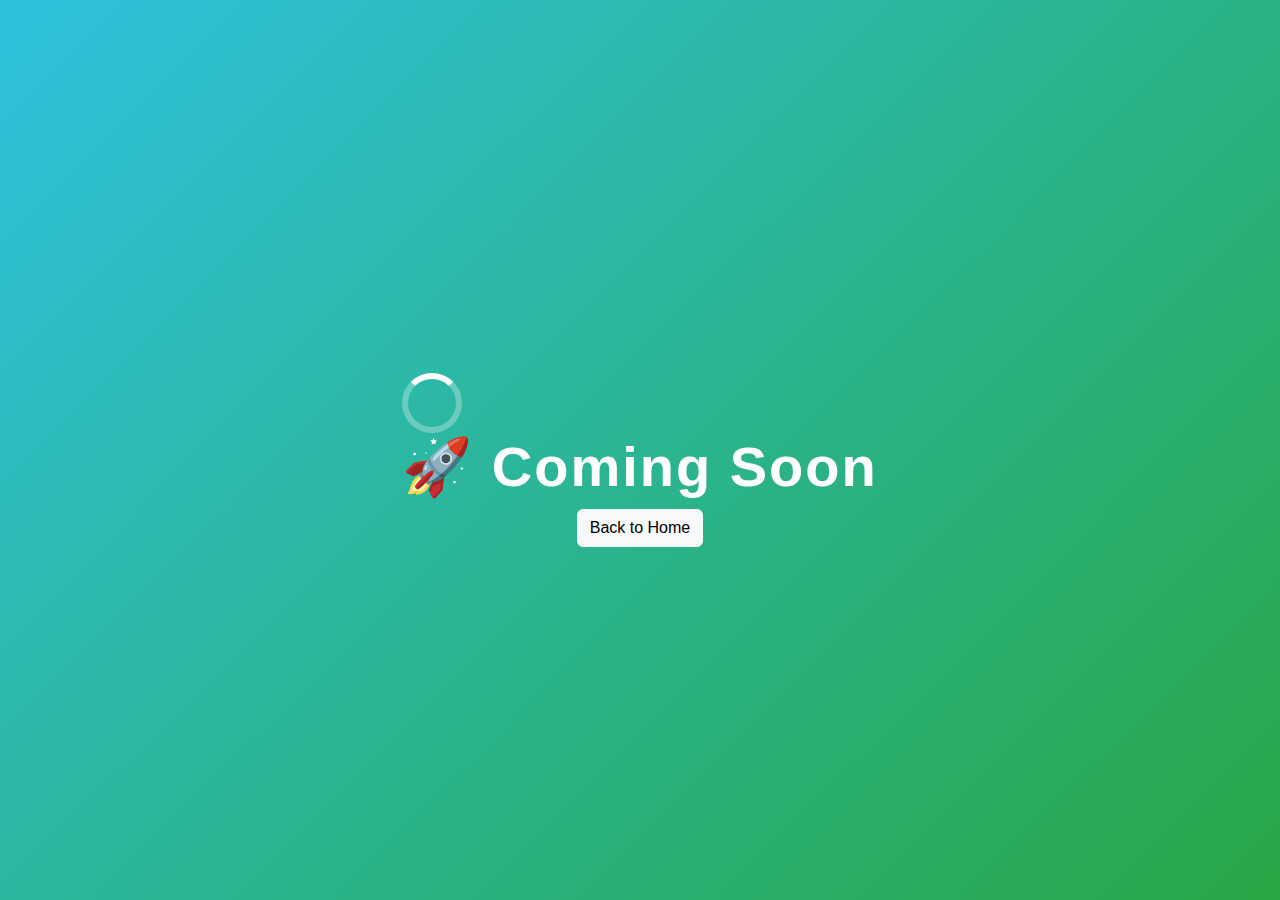
<file: COMING SOON.html>
<!DOCTYPE html>
<html lang="en">
<head>
  <meta charset="UTF-8">
  <meta name="viewport" content="width=device-width, initial-scale=1.0">
  <title>Coming Soon - NEDC</title>
  <link href="https://cdn.jsdelivr.net/npm/bootstrap@5.3.2/dist/css/bootstrap.min.css" rel="stylesheet">
  <style>
    body {
      height: 100vh;
      display: flex;
      justify-content: center;
      align-items: center;
      background: linear-gradient(135deg, #2EC2DF, #28a745);
      color: white;
      font-family: 'Poppins', sans-serif;
      overflow: hidden;
    }
    h1 {
      font-size: 3.5rem;
      font-weight: 700;
      animation: bounce 2s infinite;
      letter-spacing: 2px;
    }
    @keyframes bounce {
      0%, 100% { transform: translateY(0); }
      50% { transform: translateY(-15px); }
    }
    .loader {
      margin-top: 20px;
      width: 60px;
      height: 60px;
      border: 6px solid rgba(255,255,255,0.3);
      border-top: 6px solid white;
      border-radius: 50%;
      animation: spin 1.5s linear infinite;
    }
    @keyframes spin {
      100% { transform: rotate(360deg); }
    }
  </style>
</head>
<body>
  <div class="text-center">
   
    <div class="loader"></div> <h1>🚀 Coming Soon</h1>
       <a href="index.html" class="btn btn-light">Back to Home</a>
  </div>
</body>
</html>
</file>
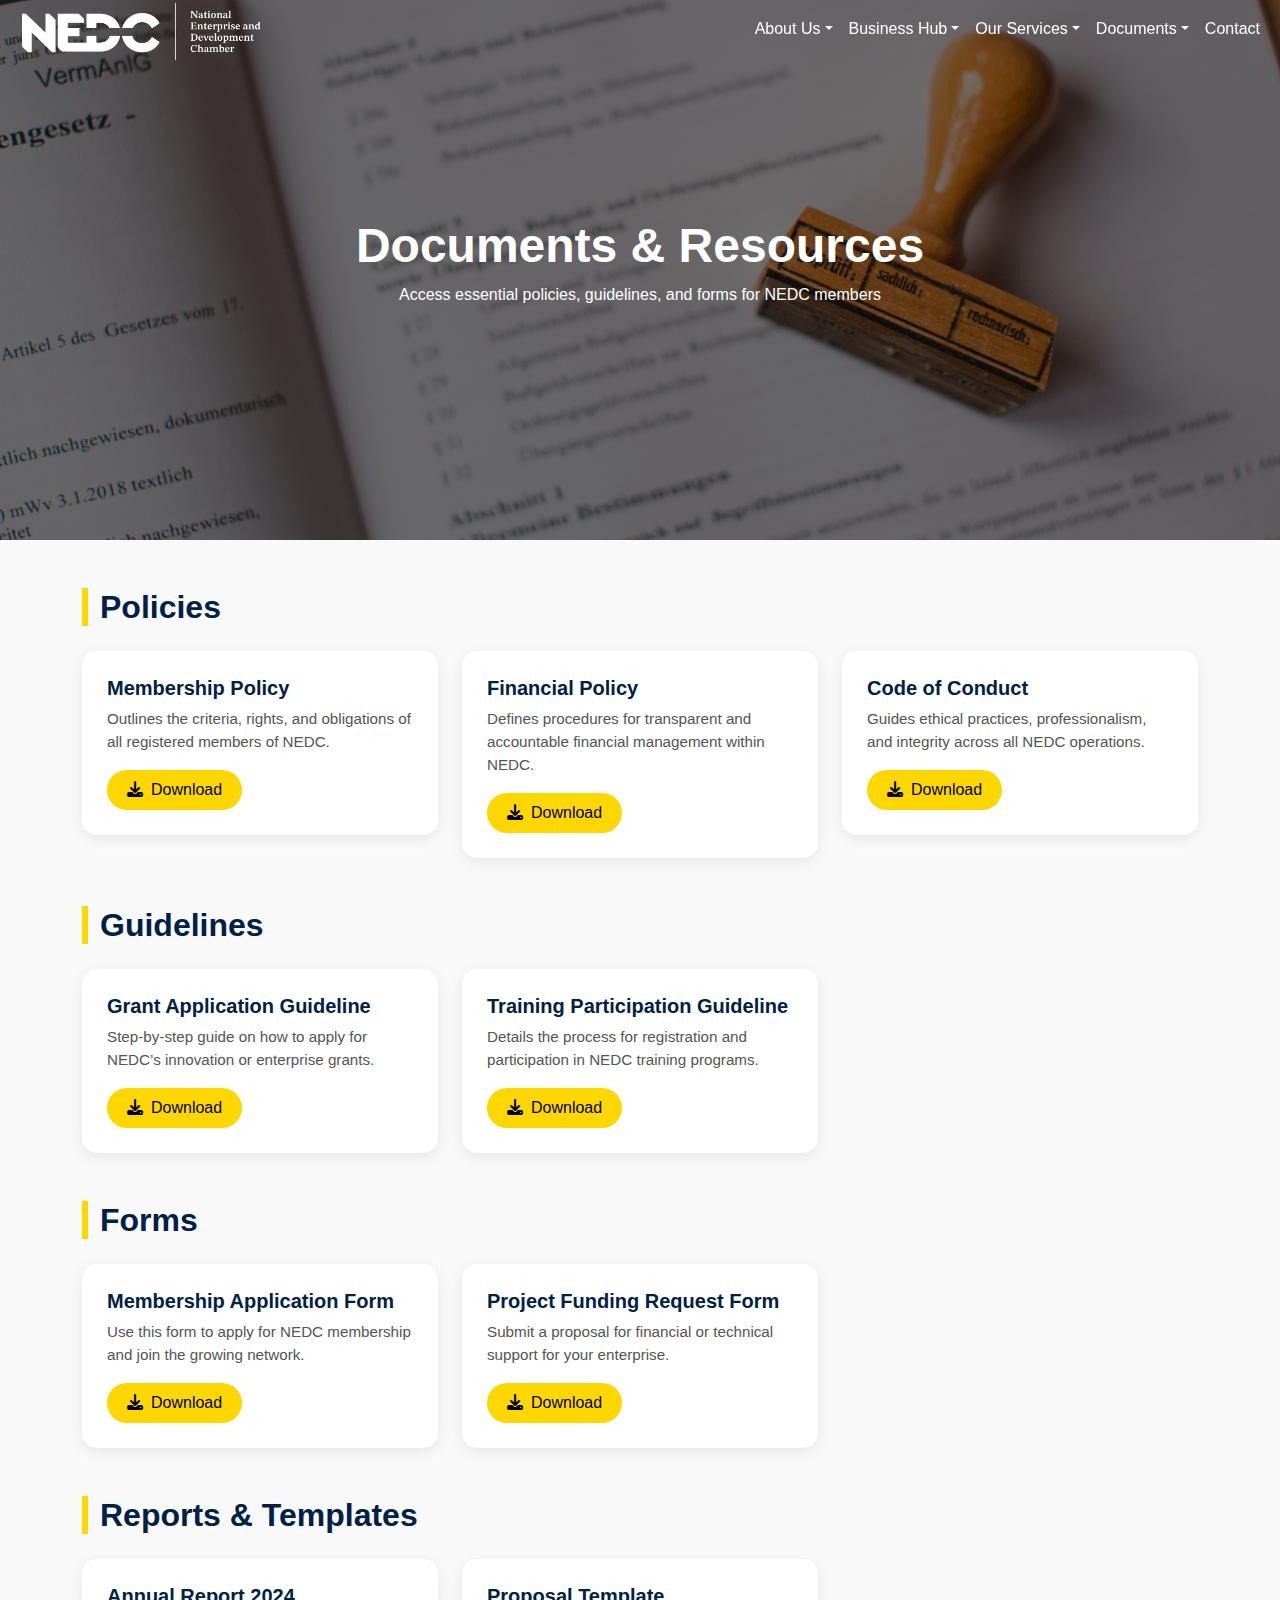
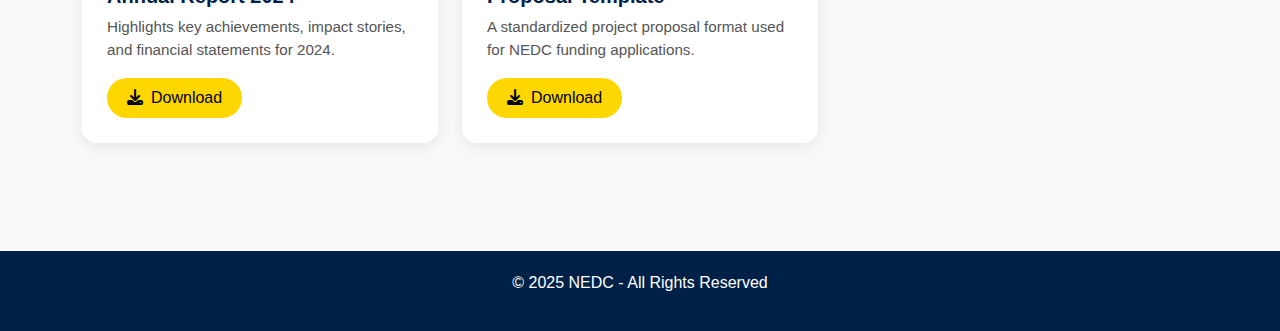
<file: documents.html>
<!DOCTYPE html>
<html lang="en">
<head>
  <meta charset="UTF-8">
  <meta name="viewport" content="width=device-width, initial-scale=1.0">
  <title>Documents & Resources | NEDC</title>
  <link href="https://cdn.jsdelivr.net/npm/bootstrap@5.3.2/dist/css/bootstrap.min.css" rel="stylesheet">
  <link href="https://cdnjs.cloudflare.com/ajax/libs/font-awesome/6.4.0/css/all.min.css" rel="stylesheet">

  <style>
    body {
      font-family: 'Poppins', sans-serif;
      background-color: #f9f9f9;
      color: #333;
    }
    /* Navbar */
    .navbar {
      transition: background-color 0.4s ease, color 0.4s ease, box-shadow 0.4s ease;
      background: transparent !important;
      position: absolute;
      width: 100%;
      z-index: 10;
   margin-top: 0.8px;

    }
    .navbar-brand {
  position: relative;
}

.logo {
  position: absolute;
  top: 50%;
  left: 0;
  transform: translateY(-50%);
  transition: opacity 0.3s ease;
 padding-top: 10px;
}

.logo-top {
  opacity: 1;
}

.logo-scroll {
  opacity: 0;
}

.navbar.scrolled .logo-top {
  opacity: 0;
}

.navbar.scrolled .logo-scroll {
  opacity: 1;
}
/* Navbar */
.navbar {
  position: fixed;
  width: 100%;
  z-index: 1000; /* High z-index so toggler is clickable */
  transition: background-color 0.4s ease, box-shadow 0.4s ease;
  background: transparent;
   
}

/* Logo container */
.navbar-brand {
  position: relative;
  display: flex;
  align-items: center;
  z-index: 10; /* Make sure logos are above navbar background but below toggler */
}

/* Logos stacked */
.logo {
  max-height: 80px;
  width: auto;
  transition: opacity 0.4s ease;
  pointer-events: none; /* Allow clicks to pass through */
 
}

/* Opacity swap on scroll */
.logo-top { opacity: 1; }
.logo-scroll { opacity: 0; }

.navbar.scrolled .logo-top { opacity: 0; }
.navbar.scrolled .logo-scroll { opacity: 1; }

/* Responsive adjustments */
@media (max-width: 768px) {
  .logo { max-height: 50px; }
}

    .navbar.scrolled {
      position: fixed;
      background: #fff !important;
      box-shadow: 0 2px 6px rgba(0,0,0,0.1);
    }
    .navbar .nav-link { color: white; transition: color 0.3s; }
    .navbar.scrolled .nav-link { color: black !important; }
    .navbar-brand img { height: 80px; }
    .navbar-toggler-icon { filter: invert(1); }
    .navbar.scrolled .navbar-toggler-icon { filter: invert(0); }
    /* Hero */
    .hero {
      position: relative;
      height: 60vh;
      background: url(documents.jpg) center/cover no-repeat;
      display: flex;
      align-items: center;
      justify-content: center;
      color: white;
      text-align: center;
    }
    .hero::after {
      content: "";
      position: absolute;
      top: 0; left: 0;
      width: 100%; height: 100%;
      background: rgba(0, 0, 0, 0.55);
      z-index: 1;
    }
    .hero-content {
      position: relative;
      z-index: 2;
    }
    .hero h1 {
      font-size: 3rem;
      font-weight: 700;
    }

    /* Section Titles */
    .section-title {
      font-weight: 700;
      color: #002147;
      border-left: 6px solid #FFD700;
      padding-left: 12px;
      margin-bottom: 25px;
    }

    /* Document Cards */
    .doc-card {
      background: #fff;
      border-radius: 15px;
      padding: 25px;
      box-shadow: 0 4px 15px rgba(0,0,0,0.08);
      transition: transform 0.3s ease, box-shadow 0.3s ease;
    }
    .doc-card:hover {
      transform: translateY(-5px);
      box-shadow: 0 8px 20px rgba(0,0,0,0.1);
    }
    .doc-card h5 {
      font-weight: 600;
      color: #002147;
    }
    .doc-card p {
      font-size: 0.95rem;
      color: #555;
    }
    .download-btn {
      background-color: #FFD700;
      color: #000;
      border: none;
      border-radius: 30px;
      padding: 8px 20px;
      transition: 0.3s;
    }
    .download-btn:hover {
      background-color: #e6c200;
    }

    /* Footer */
    footer {
      background: #002147;
      color: white;
      text-align: center;
      padding: 20px;
      margin-top: 60px;
    }
  </style>
</head>
<body>
<!-- Navbar -->
  <nav class="navbar navbar-expand-lg">
    <div class="container-fluid">
        <a class="navbar-brand navbar-dark fixed-top" href="#">
      <img src="nedc2-removebg-preview.png" alt="Logo Top" class="logo logo-top">
      <img src="nedc_lg-removebg-preview.png" alt="Logo Scroll" class="logo logo-scroll d-none">
    </a>
      
      <button class="navbar-toggler" type="button" data-bs-toggle="collapse" data-bs-target="#navmenu" aria-label="Toggle navigation">
        <span class="navbar-toggler-icon"></span>
      </button>

     
      <div class="collapse navbar-collapse" id="navmenu">
        <ul class="navbar-nav ms-auto">
          <li class="nav-item dropdown">
            <a class="nav-link dropdown-toggle" href="#" id="aboutDropdown" role="button" data-bs-toggle="dropdown" aria-expanded="false">  About Us</a>
            <ul class="dropdown-menu" aria-labelledby="aboutDropdown">
              <li><a class="dropdown-item" href="new about.html">Who We Are</a></li>
              <li><a class="dropdown-item" href="new board.html">Our Leadership</a></li>
              <li><a class="dropdown-item" href="Message.html">From Our Leaders</a></li>
              <!-- <li><a class="dropdown-item" href="#">Board Members</a></li>
              <li><a class="dropdown-item" href="#">Our Partners</a></li> -->
            </ul>
          </li>
          <li class="nav-item dropdown">
            <a class="nav-link dropdown-toggle" href="#" id="programsDropdown" role="button" data-bs-toggle="dropdown" aria-expanded="false">Business Hub</a>
            <ul class="dropdown-menu" aria-labelledby="programsDropdown">
            <li><a class="dropdown-item" href="membership.html">Become A Member</a></li>
              <li><a class="dropdown-item" href="COMING SOON.html">Membership Categories and Chairman</a></li>
            <li><a class="dropdown-item" href="new programs.html">Programs and Initiatives</a></li>
              <li><a class="dropdown-item" href="new programs.html">Innovation Labs</a></li>
              <li><a class="dropdown-item" href="new programs.html">Capacity Building</a></li>
            </ul>
          </li>
          <li class="nav-item dropdown">
            <a class="nav-link dropdown-toggle" href="#" id="membershipDropdown" role="button" data-bs-toggle="dropdown" aria-expanded="false">Our Services</a>
            <ul class="dropdown-menu" aria-labelledby="membershipDropdown">
              <li><a class="dropdown-item" href="COMING SOON.html">Services and Training</a></li>
              <li><a class="dropdown-item" href="COMING SOON.html">Member Benefits</a></li>
              <li><a class="dropdown-item" href="COMING SOON.html">Member Directory</a></li>
              <li><a class="dropdown-item" href="COMING SOON.html"></a></li>
              <li><a class="dropdown-item" href="COMING SOON.html">FAQs</a></li>
            </ul>
          </li>
          <li class="nav-item dropdown">
            <a class="nav-link dropdown-toggle" href="#" id="documentsDropdown" role="button" data-bs-toggle="dropdown" aria-expanded="false">Documents</a>
            <ul class="dropdown-menu" aria-labelledby="documentsDropdown">
              <li><a class="dropdown-item" href="documents.html">Reports</a></li>
              <li><a class="dropdown-item" href="documents.html">Policies</a></li>
              <li><a class="dropdown-item" href="documents.html">Guidelines</a></li>
              <li><a class="dropdown-item" href="documents.html">Templates</a></li>
              <li><a class="dropdown-item" href="documents.html">Forms</a></li>
            </ul>
          </li>
          <li class="nav-item"><a class="nav-link" href="#footer">Contact</a></li>
        </ul>
      </div>
    </div>
  </nav>
  <!-- Hero -->
  <section class="hero">
    <div class="hero-content">
      <h1>Documents & Resources</h1>
      <p>Access essential policies, guidelines, and forms for NEDC members</p>
    </div>
  </section>

  <!-- Documents Section -->
  <section class="container py-5">

    <!-- Policies -->
    <h2 class="section-title">Policies</h2>
    <div class="row g-4">
      <div class="col-md-4">
        <div class="doc-card">
          <h5>Membership Policy</h5>
          <p>Outlines the criteria, rights, and obligations of all registered members of NEDC.</p>
          <a href="files/MembershipPolicy.pdf" class="btn download-btn" download><i class="fa fa-download me-2"></i>Download</a>
        </div>
      </div>
      <div class="col-md-4">
        <div class="doc-card">
          <h5>Financial Policy</h5>
          <p>Defines procedures for transparent and accountable financial management within NEDC.</p>
          <a href="files/FinancialPolicy.pdf" class="btn download-btn" download><i class="fa fa-download me-2"></i>Download</a>
        </div>
      </div>
      <div class="col-md-4">
        <div class="doc-card">
          <h5>Code of Conduct</h5>
          <p>Guides ethical practices, professionalism, and integrity across all NEDC operations.</p>
          <a href="files/CodeOfConduct.pdf" class="btn download-btn" download><i class="fa fa-download me-2"></i>Download</a>
        </div>
      </div>
    </div>

    <!-- Guidelines -->
    <h2 class="section-title mt-5">Guidelines</h2>
    <div class="row g-4">
      <div class="col-md-4">
        <div class="doc-card">
          <h5>Grant Application Guideline</h5>
          <p>Step-by-step guide on how to apply for NEDC’s innovation or enterprise grants.</p>
          <a href="files/GrantGuideline.pdf" class="btn download-btn" download><i class="fa fa-download me-2"></i>Download</a>
        </div>
      </div>
      <div class="col-md-4">
        <div class="doc-card">
          <h5>Training Participation Guideline</h5>
          <p>Details the process for registration and participation in NEDC training programs.</p>
          <a href="files/TrainingGuideline.pdf" class="btn download-btn" download><i class="fa fa-download me-2"></i>Download</a>
        </div>
      </div>
    </div>

    <!-- Forms -->
    <h2 class="section-title mt-5">Forms</h2>
    <div class="row g-4">
      <div class="col-md-4">
        <div class="doc-card">
          <h5>Membership Application Form</h5>
          <p>Use this form to apply for NEDC membership and join the growing network.</p>
          <a href="files/MembershipForm.pdf" class="btn download-btn" download><i class="fa fa-download me-2"></i>Download</a>
        </div>
      </div>
      <div class="col-md-4">
        <div class="doc-card">
          <h5>Project Funding Request Form</h5>
          <p>Submit a proposal for financial or technical support for your enterprise.</p>
          <a href="files/FundingForm.pdf" class="btn download-btn" download><i class="fa fa-download me-2"></i>Download</a>
        </div>
      </div>
    </div>

    <!-- Templates / Reports -->
    <h2 class="section-title mt-5">Reports & Templates</h2>
    <div class="row g-4">
      <div class="col-md-4">
        <div class="doc-card">
          <h5>Annual Report 2024</h5>
          <p>Highlights key achievements, impact stories, and financial statements for 2024.</p>
          <a href="files/AnnualReport2024.pdf" class="btn download-btn" download><i class="fa fa-download me-2"></i>Download</a>
        </div>
      </div>
      <div class="col-md-4">
        <div class="doc-card">
          <h5>Proposal Template</h5>
          <p>A standardized project proposal format used for NEDC funding applications.</p>
          <a href="files/ProposalTemplate.docx" class="btn download-btn" download><i class="fa fa-download me-2"></i>Download</a>
        </div>
      </div>
    </div>
  </section>

  <!-- Footer -->
  <footer>
    <p>© 2025 NEDC - All Rights Reserved</p>
  </footer>

  <script src="https://cdn.jsdelivr.net/npm/bootstrap@5.3.2/dist/js/bootstrap.bundle.min.js"></script>
<script>
  // Navbar color change on scroll
  window.addEventListener("scroll", function() {
    const navbar = document.querySelector(".navbar");
    navbar.classList.toggle("scrolled", window.scrollY > 50);
  });
document.querySelectorAll('.color-hover').forEach(el => {
  el.addEventListener('mousemove', e => {
    let rect = el.getBoundingClientRect();
    el.style.setProperty('--x', `${e.clientX - rect.left}px`);
    el.style.setProperty('--y', `${e.clientY - rect.top}px`);
  });
});

    // Navbar scroll effect
   /* window.addEventListener("scroll", function() {
      const navbar = document.querySelector(".navbar");
      if (window.scrollY > 50) {
        navbar.classList.add("scrolled");
      } else {
        navbar.classList.remove("scrolled");
      }
    });*/

document.addEventListener("scroll", function () {
  const scrollPos = window.scrollY;
  const logoTop = document.querySelector(".logo-top");
  const logoScroll = document.querySelector(".logo-scroll");

  if (scrollPos > 50) { // after scrolling
    logoTop.classList.add("d-none");
    logoScroll.classList.remove("d-none");
  } else { // at top
    logoTop.classList.remove("d-none");
    logoScroll.classList.add("d-none");
  }
});


document.querySelectorAll('.color-hover').forEach(el => {
  el.addEventListener('mousemove', e => {
    let rect = el.getBoundingClientRect();
    el.style.setProperty('--x', `${e.clientX - rect.left}px`);
    el.style.setProperty('--y', `${e.clientY - rect.top}px`);
  });
});

    // Intersection Observer for fade-in animations
    const observer = new IntersectionObserver(entries => {
      entries.forEach(entry => {
        if(entry.isIntersecting){
          entry.target.classList.add('show');
        }
      });
    }, { threshold: 0.2 });

    document.querySelectorAll('.fade-section, .stat-card').forEach(el => observer.observe(el));

    // Animated counters
    const counters = document.querySelectorAll('.counter');
    const speed = 200; // smaller = faster

    const counterObserver = new IntersectionObserver(entries => {
      entries.forEach(entry => {
        if(entry.isIntersecting){
          const updateCount = (counter) => {
            const target = +counter.getAttribute('data-target');
            const count = +counter.innerText;
            const increment = Math.ceil(target / speed);

            if(count < target){
              counter.innerText = count + increment;
              setTimeout(() => updateCount(counter), 20);
            } else {
              counter.innerText = target.toLocaleString();
            }
          };
          updateCount(entry.target);
          counterObserver.unobserve(entry.target);
        }
      });
    }, { threshold: 0.6 });

    counters.forEach(c => counterObserver.observe(c));

  </script>
  
<script>
document.addEventListener("DOMContentLoaded", function () {
  const navbarCollapse = document.getElementById("navmenu");
  const bsCollapse = new bootstrap.Collapse(navbarCollapse, { toggle: false });

  // Close menu on nav-link click
  document.querySelectorAll('.navbar-nav .nav-link').forEach(link => {
    link.addEventListener("click", () => {
      if (navbarCollapse.classList.contains("show")) {
        bsCollapse.hide();
      }
    });
  });

  // Close menu on scroll
  window.addEventListener("scroll", () => {
    if (navbarCollapse.classList.contains("show")) {
      bsCollapse.hide();
    }
  });
});
</script>


  <script>
    window.addEventListener("scroll", function() {
      let nav = document.querySelector(".navbar");
      if (window.scrollY > 50) nav.classList.add("scrolled");
      else nav.classList.remove("scrolled");
    });
  </script>
</body>

</html>
</file>
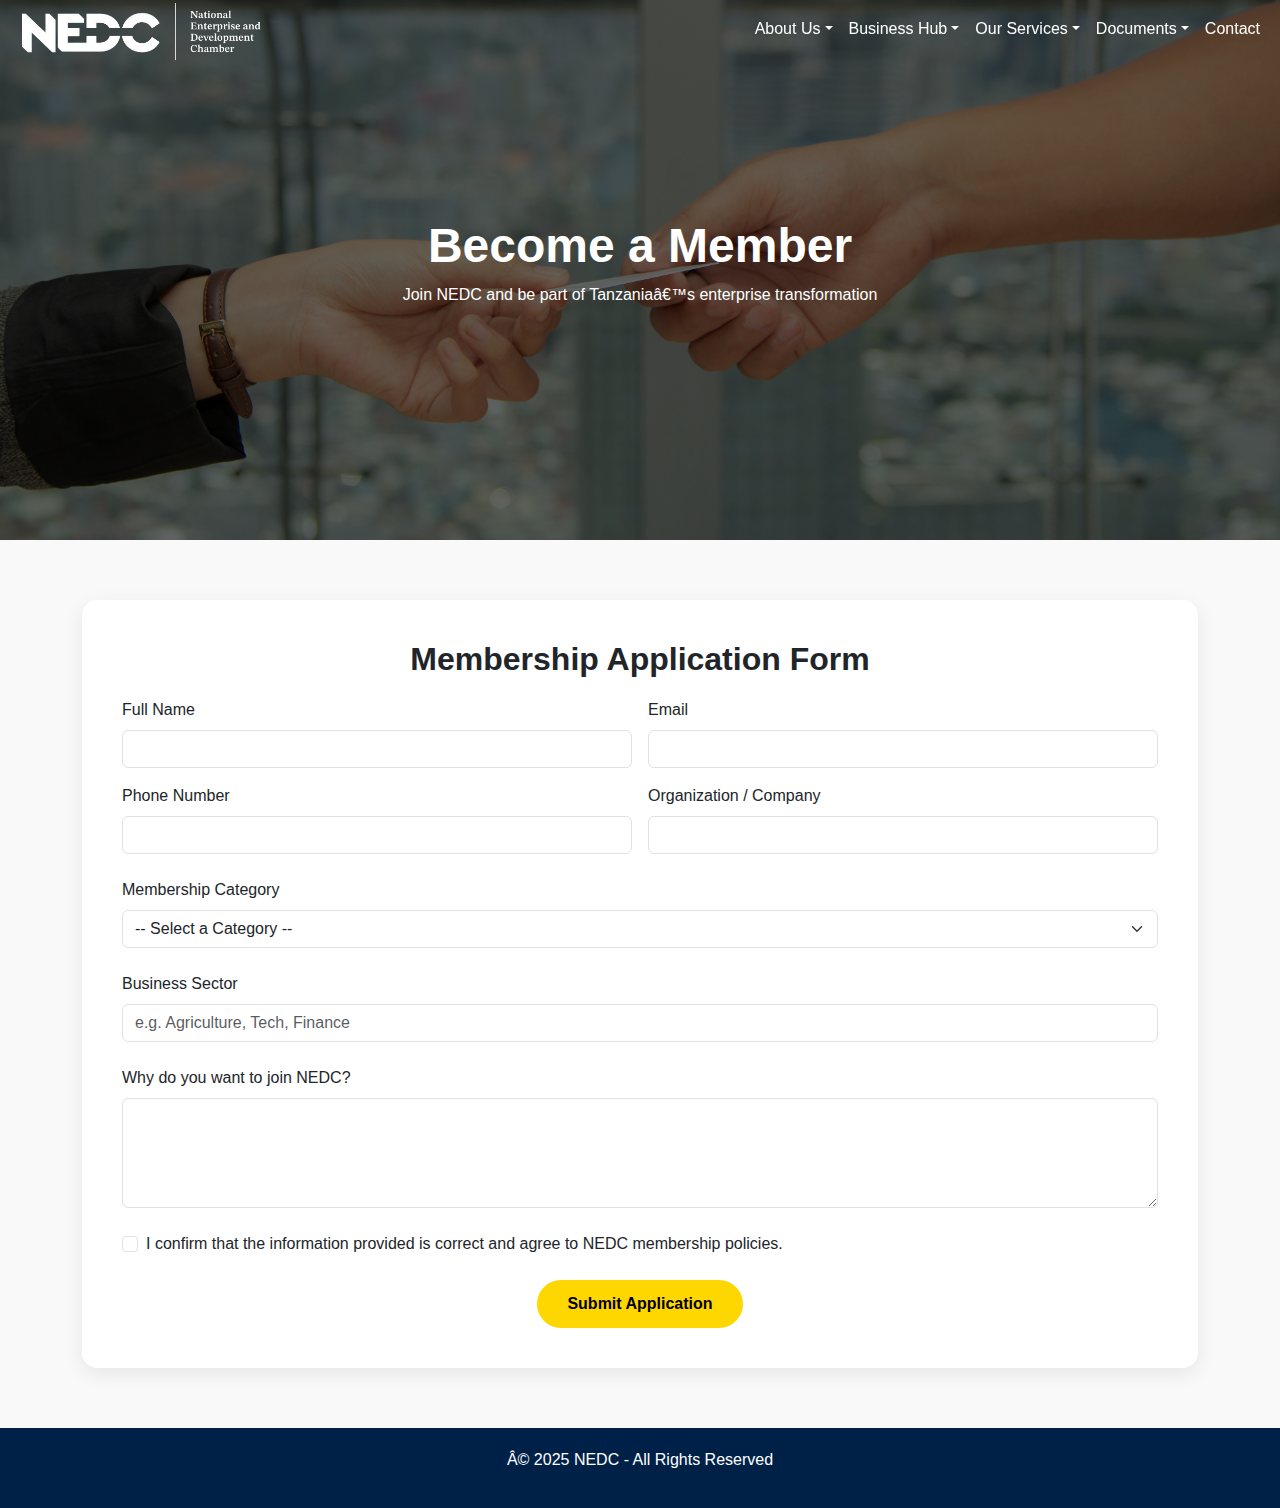
<file: membership.html>
<!DOCTYPE html>
<html lang="en">
<head>
  <meta charset="="UTF-8">
  <meta name="viewport" content="width=device-width, initial-scale=1.0">
  <title>Become a Member | NEDC</title>
  <link href="https://cdn.jsdelivr.net/npm/bootstrap@5.3.2/dist/css/bootstrap.min.css" rel="stylesheet">
  <link href="https://cdnjs.cloudflare.com/ajax/libs/font-awesome/6.4.0/css/all.min.css" rel="stylesheet">

  <style>
    body {
      font-family: 'Poppins', sans-serif;
      background: #f9f9f9;
    }
        /* Navbar */
    .navbar {
      transition: background-color 0.4s ease, color 0.4s ease, box-shadow 0.4s ease;
      background: transparent !important;
      position: absolute;
      width: 100%;
      z-index: 10;
   margin-top: 0.8px;

    }
    .navbar-brand {
  position: relative;
}

.logo {
  position: absolute;
  top: 50%;
  left: 0;
  transform: translateY(-50%);
  transition: opacity 0.3s ease;
 padding-top: 10px;
}

.logo-top {
  opacity: 1;
}

.logo-scroll {
  opacity: 0;
}

.navbar.scrolled .logo-top {
  opacity: 0;
}

.navbar.scrolled .logo-scroll {
  opacity: 1;
}
/* Navbar */
.navbar {
  position: fixed;
  width: 100%;
  z-index: 1000; /* High z-index so toggler is clickable */
  transition: background-color 0.4s ease, box-shadow 0.4s ease;
  background: transparent;
   
}

/* Logo container */
.navbar-brand {
  position: relative;
  display: flex;
  align-items: center;
  z-index: 10; /* Make sure logos are above navbar background but below toggler */
}

/* Logos stacked */
.logo {
  max-height: 80px;
  width: auto;
  transition: opacity 0.4s ease;
  pointer-events: none; /* Allow clicks to pass through */
 
}

/* Opacity swap on scroll */
.logo-top { opacity: 1; }
.logo-scroll { opacity: 0; }

.navbar.scrolled .logo-top { opacity: 0; }
.navbar.scrolled .logo-scroll { opacity: 1; }

/* Responsive adjustments */
@media (max-width: 768px) {
  .logo { max-height: 50px; }
}

    .navbar.scrolled {
      position: fixed;
      background: #fff !important;
      box-shadow: 0 2px 6px rgba(0,0,0,0.1);
    }
    .navbar .nav-link { color: white; transition: color 0.3s; }
    .navbar.scrolled .nav-link { color: black !important; }
    .navbar-brand img { height: 80px; }
    .navbar-toggler-icon { filter: invert(1); }
    .navbar.scrolled .navbar-toggler-icon { filter: invert(0); }

    /* Hero Section */
    .hero {
      position: relative;
      height: 60vh;
      background: url(membership\ -\ Copy.jpg) center/cover no-repeat;
      display: flex;
      align-items: center;
      justify-content: center;
      text-align: center;
      color: white;
    }
    .hero::after {
      content: "";
      position: absolute;
      top: 0; left: 0;
      width: 100%; height: 100%;
      background: rgba(0,0,0,0.6);
    }
    .hero-content {
      position: relative;
      z-index: 2;
    }
    .hero h1 {
      font-size: 3rem;
      font-weight: 700;
    }

    /* Form Section */
    .form-section {
      padding: 60px 20px;
    }
    .form-card {
      background: #fff;
      border-radius: 15px;
      padding: 40px;
      box-shadow: 0 6px 20px rgba(0,0,0,0.08);
    }
    .form-card h2 {
      margin-bottom: 20px;
      font-weight: bold;
      text-align: center;
    }
    .form-label {
      font-weight: 500;
    }
    .btn-submit {
      background: #FFD700;
      border: none;
      padding: 12px 30px;
      font-weight: 600;
      border-radius: 30px;
      color: #000;
      transition: 0.3s;
    }
    .btn-submit:hover {
      background: #e6c200;
    }

    /* Footer */
    footer {
      background: #002147;
      color: white;
      text-align: center;
      padding: 20px;
    }
  </style>
</head>
<body>
<!-- Navbar -->
  <nav class="navbar navbar-expand-lg">
    <div class="container-fluid">
        <a class="navbar-brand navbar-dark fixed-top" href="#">
      <img src="nedc2-removebg-preview.png" alt="Logo Top" class="logo logo-top">
      <img src="nedc_lg-removebg-preview.png" alt="Logo Scroll" class="logo logo-scroll d-none">
    </a>
      
      <button class="navbar-toggler" type="button" data-bs-toggle="collapse" data-bs-target="#navmenu" aria-label="Toggle navigation">
        <span class="navbar-toggler-icon"></span>
      </button>

      
      <div class="collapse navbar-collapse" id="navmenu">
        <ul class="navbar-nav ms-auto">
          <li class="nav-item dropdown">
            <a class="nav-link dropdown-toggle" href="#" id="aboutDropdown" role="button" data-bs-toggle="dropdown" aria-expanded="false">  About Us</a>
            <ul class="dropdown-menu" aria-labelledby="aboutDropdown">
              <li><a class="dropdown-item" href="new about.html">Who We Are</a></li>
              <li><a class="dropdown-item" href="new board.html">Our Leadership</a></li>
              <li><a class="dropdown-item" href="Message.html">From Our Leaders</a></li>
              <!-- <li><a class="dropdown-item" href="#">Board Members</a></li>
              <li><a class="dropdown-item" href="#">Our Partners</a></li> -->
            </ul>
          </li>
          <li class="nav-item dropdown">
            <a class="nav-link dropdown-toggle" href="#" id="programsDropdown" role="button" data-bs-toggle="dropdown" aria-expanded="false">Business Hub</a>
            <ul class="dropdown-menu" aria-labelledby="programsDropdown">
            <li><a class="dropdown-item" href="membership.html">Become A Member</a></li>
              <li><a class="dropdown-item" href="COMING SOON.html">Membership Categories and Chairman</a></li>
            <li><a class="dropdown-item" href="new programs.html">Programs and Initiatives</a></li>
              <li><a class="dropdown-item" href="new programs.html">Innovation Labs</a></li>
              <li><a class="dropdown-item" href="new programs.html">Capacity Building</a></li>
            </ul>
          </li>
          <li class="nav-item dropdown">
            <a class="nav-link dropdown-toggle" href="#" id="membershipDropdown" role="button" data-bs-toggle="dropdown" aria-expanded="false">Our Services</a>
            <ul class="dropdown-menu" aria-labelledby="membershipDropdown">
              <li><a class="dropdown-item" href="COMING SOON.html">Services and Training</a></li>
              <li><a class="dropdown-item" href="COMING SOON.html">Member Benefits</a></li>
              <li><a class="dropdown-item" href="COMING SOON.html">Member Directory</a></li>
              <li><a class="dropdown-item" href="COMING SOON.html"></a></li>
              <li><a class="dropdown-item" href="COMING SOON.html">FAQs</a></li>
            </ul>
          </li>
          <li class="nav-item dropdown">
            <a class="nav-link dropdown-toggle" href="#" id="documentsDropdown" role="button" data-bs-toggle="dropdown" aria-expanded="false">Documents</a>
            <ul class="dropdown-menu" aria-labelledby="documentsDropdown">
              <li><a class="dropdown-item" href="documents.html">Reports</a></li>
              <li><a class="dropdown-item" href="documents.html">Policies</a></li>
              <li><a class="dropdown-item" href="documents.html">Guidelines</a></li>
              <li><a class="dropdown-item" href="documents.html">Templates</a></li>
              <li><a class="dropdown-item" href="documents.html">Forms</a></li>
            </ul>
          </li>
          <li class="nav-item"><a class="nav-link" href="#footer">Contact</a></li>
        </ul>
      </div>
    </div>
  </nav>
  <!-- Hero -->
  <section class="hero">
    <div class="hero-content">
      <h1>Become a Member</h1>
      <p>Join NEDC and be part of Tanzania’s enterprise transformation</p>
    </div>
  </section>

  <!-- Form Section -->
  <section class="form-section">
    <div class="container">
      <div class="form-card">
        <h2>Membership Application Form</h2>
        <form action="https://formsubmit.co/info@nedc.co.tz" method="POST">
          
          <!-- Personal Info -->
          <div class="row g-3">
            <div class="col-md-6">
              <label class="form-label">Full Name</label>
              <input type="text" class="form-control" name="Full Name" required>
            </div>
            <div class="col-md-6">
              <label class="form-label">Email</label>
              <input type="email" class="form-control" name="Email" required>
            </div>
            <div class="col-md-6">
              <label class="form-label">Phone Number</label>
              <input type="tel" class="form-control" name="Phone" required>
            </div>
            <div class="col-md-6">
              <label class="form-label">Organization / Company</label>
              <input type="text" class="form-control" name="Organization">
            </div>
          </div>

          <!-- Membership Category -->
          <div class="mt-4">
            <label class="form-label">Membership Category</label>
            <select class="form-select" name="Category" required>
              <option value="">-- Select a Category --</option>
              <option value="Individual">Individual Member</option>
              <option value="SME">SME / Startup</option>
              <option value="Corporate">Corporate</option>
              <option value="Partner">Partner / Donor</option>
            </select>
          </div>

          <!-- Business Details -->
          <div class="mt-4">
            <label class="form-label">Business Sector</label>
            <input type="text" class="form-control" name="Sector" placeholder="e.g. Agriculture, Tech, Finance">
          </div>
          <div class="mt-4">
            <label class="form-label">Why do you want to join NEDC?</label>
            <textarea class="form-control" name="Motivation" rows="4" required></textarea>
          </div>

          <!-- Agreement -->
          <div class="form-check mt-4">
            <input class="form-check-input" type="checkbox" id="agree" required>
            <label class="form-check-label" for="agree">
              I confirm that the information provided is correct and agree to NEDC membership policies.
            </label>
          </div>

          <!-- Submit -->
          <div class="text-center mt-4">
            <button type="submit" class="btn-submit">Submit Application</button>
          </div>

        </form>
      </div>
    </div>
  </section>

  <!-- Footer -->
  <footer>
    <p>© 2025 NEDC - All Rights Reserved</p>
  </footer>

  <script src="https://cdn.jsdelivr.net/npm/bootstrap@5.3.2/dist/js/bootstrap.bundle.min.js"></script>

  <script>

  // Navbar color change on scroll
  window.addEventListener("scroll", function() {
    const navbar = document.querySelector(".navbar");
    navbar.classList.toggle("scrolled", window.scrollY > 50);
  });
document.querySelectorAll('.color-hover').forEach(el => {
  el.addEventListener('mousemove', e => {
    let rect = el.getBoundingClientRect();
    el.style.setProperty('--x', `${e.clientX - rect.left}px`);
    el.style.setProperty('--y', `${e.clientY - rect.top}px`);
  });
});

    // Navbar scroll effect
   /* window.addEventListener("scroll", function() {
      const navbar = document.querySelector(".navbar");
      if (window.scrollY > 50) {
        navbar.classList.add("scrolled");
      } else {
        navbar.classList.remove("scrolled");
      }
    });*/

document.addEventListener("scroll", function () {
  const scrollPos = window.scrollY;
  const logoTop = document.querySelector(".logo-top");
  const logoScroll = document.querySelector(".logo-scroll");

  if (scrollPos > 50) { // after scrolling
    logoTop.classList.add("d-none");
    logoScroll.classList.remove("d-none");
  } else { // at top
    logoTop.classList.remove("d-none");
    logoScroll.classList.add("d-none");
  }
});


document.querySelectorAll('.color-hover').forEach(el => {
  el.addEventListener('mousemove', e => {
    let rect = el.getBoundingClientRect();
    el.style.setProperty('--x', `${e.clientX - rect.left}px`);
    el.style.setProperty('--y', `${e.clientY - rect.top}px`);
  });
});

    // Intersection Observer for fade-in animations
    const observer = new IntersectionObserver(entries => {
      entries.forEach(entry => {
        if(entry.isIntersecting){
          entry.target.classList.add('show');
        }
      });
    }, { threshold: 0.2 });

    document.querySelectorAll('.fade-section, .stat-card').forEach(el => observer.observe(el));

    // Animated counters
    const counters = document.querySelectorAll('.counter');
    const speed = 200; // smaller = faster

    const counterObserver = new IntersectionObserver(entries => {
      entries.forEach(entry => {
        if(entry.isIntersecting){
          const updateCount = (counter) => {
            const target = +counter.getAttribute('data-target');
            const count = +counter.innerText;
            const increment = Math.ceil(target / speed);

            if(count < target){
              counter.innerText = count + increment;
              setTimeout(() => updateCount(counter), 20);
            } else {
              counter.innerText = target.toLocaleString();
            }
          };
          updateCount(entry.target);
          counterObserver.unobserve(entry.target);
        }
      });
    }, { threshold: 0.6 });

    counters.forEach(c => counterObserver.observe(c));

  </script>
  
<script>
document.addEventListener("DOMContentLoaded", function () {
  const navbarCollapse = document.getElementById("navmenu");
  const bsCollapse = new bootstrap.Collapse(navbarCollapse, { toggle: false });

  // Close menu on nav-link click
  document.querySelectorAll('.navbar-nav .nav-link').forEach(link => {
    link.addEventListener("click", () => {
      if (navbarCollapse.classList.contains("show")) {
        bsCollapse.hide();
      }
    });
  });

  // Close menu on scroll
  window.addEventListener("scroll", () => {
    if (navbarCollapse.classList.contains("show")) {
      bsCollapse.hide();
    }
  });
});
</script>


  <script>
    window.addEventListener("scroll", function() {
      let nav = document.querySelector(".navbar");
      if (window.scrollY > 50) nav.classList.add("scrolled");
      else nav.classList.remove("scrolled");
    });
  </script>
</body>
</html>
</file>
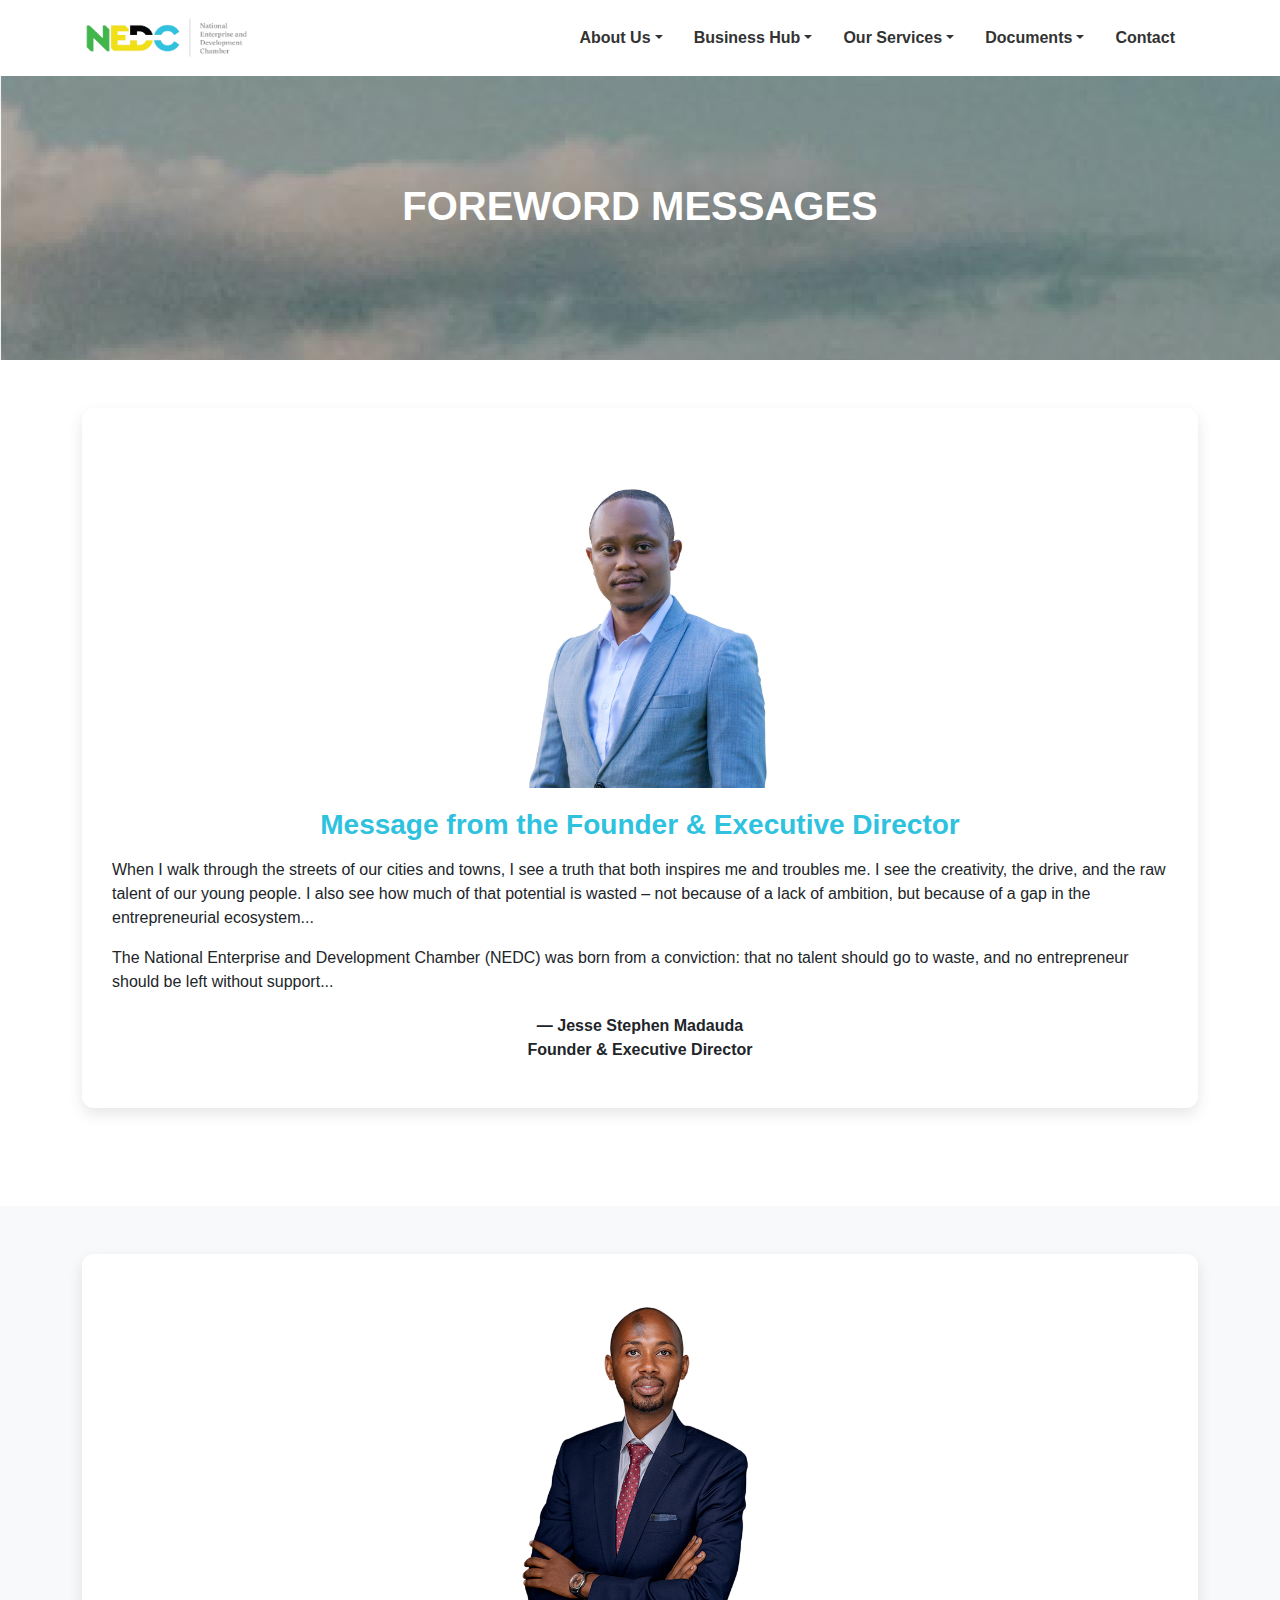
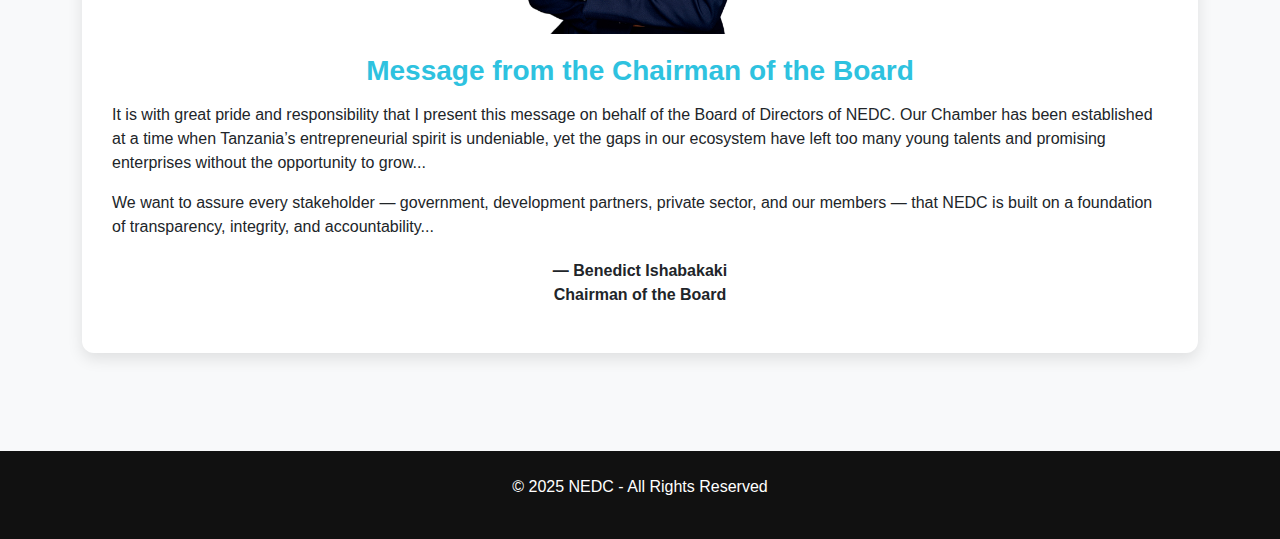
<file: Message.html>
<!DOCTYPE html>
<html lang="en">
<head>
  <meta charset="UTF-8">
  <meta name="viewport" content="width=device-width, initial-scale=1.0">
  <title>Foreword - NEDC</title>

  <!-- Bootstrap CSS -->
  <link href="https://cdn.jsdelivr.net/npm/bootstrap@5.3.2/dist/css/bootstrap.min.css" rel="stylesheet">

  <!-- Font Awesome -->
  <link href="https://cdnjs.cloudflare.com/ajax/libs/font-awesome/6.4.0/css/all.min.css" rel="stylesheet">

  <!-- Nunito Sans font -->
  <link href="https://fonts.googleapis.com/css2?family=Nunito+Sans:wght@400;600;700;800&display=swap" rel="stylesheet">

  <style>
    body { font-family: 'Poppins', sans-serif; }

    /* Navbar */
    .navbar { background: white; transition: background 0.3s, box-shadow 0.3s; }
    .navbar .nav-link { font-weight: 600; color: #333; margin-right: 15px; }
    .navbar .nav-link:hover { color: #2EC2DF; }
    .navbar-brand img { height: 50px; }

    /* Hero */
    .hero {
      display: flex; justify-content: center; align-items: center;
      height: 40vh; background:url(Background.jpg);
    }
    .hero h1 {
      color: #fff;
      padding: 20px 40px; border-radius: 12px;
      font-weight: 800; text-transform: uppercase;
      margin-top: 60px;
    }

    /* Foreword cards */
    .foreword-card {
      background: #fff;
      border: none;
      border-radius: 12px;
      box-shadow: 0 6px 15px rgba(0,0,0,0.1);
      padding: 30px;
      margin-bottom: 50px;
      text-align: center;
    }
    .foreword-card img {
      width: 280px;   /* fixed width */
      height: 350px;  /* fixed height */
      object-fit: cover;
      margin-bottom: 20px;
      border-radius: 8px; /* no circle, slight rounded corners */
      transition: transform 0.4s ease;
    }
    .foreword-card img:hover { transform: scale(1.03); }
    .foreword-card h3 { font-weight: 700; color: #2EC2DF; }
    .foreword-card p.signature { font-weight: 600; margin-top: 20px; }
  </style>
</head>
<body>

  <!-- Navbar -->
  <nav class="navbar navbar-expand-lg fixed-top">
    <div class="container">
      <a class="navbar-brand" href="index.html">
        <img src="nedc_lg-removebg-preview.png" alt="NEDC Logo">
      </a>
      <button class="navbar-toggler" type="button" data-bs-toggle="collapse" data-bs-target="#navmenu">
        <span class="navbar-toggler-icon"></span>
      </button>
   
      <div class="collapse navbar-collapse" id="navmenu">
        <ul class="navbar-nav ms-auto">
          <li class="nav-item dropdown">
            <a class="nav-link dropdown-toggle" href="#" id="aboutDropdown" role="button" data-bs-toggle="dropdown" aria-expanded="false">  About Us</a>
            <ul class="dropdown-menu" aria-labelledby="aboutDropdown">
              <li><a class="dropdown-item" href="new about.html">Who We Are</a></li>
              <li><a class="dropdown-item" href="new board.html">Our Leadership</a></li>
              <li><a class="dropdown-item" href="Message.html">From Our Leaders</a></li>
              <!-- <li><a class="dropdown-item" href="#">Board Members</a></li>
              <li><a class="dropdown-item" href="#">Our Partners</a></li> -->
            </ul>
          </li>
          <li class="nav-item dropdown">
            <a class="nav-link dropdown-toggle" href="#" id="programsDropdown" role="button" data-bs-toggle="dropdown" aria-expanded="false">Business Hub</a>
            <ul class="dropdown-menu" aria-labelledby="programsDropdown">
            <li><a class="dropdown-item" href="membership.html">Become A Member</a></li>
              <li><a class="dropdown-item" href="COMING SOON.html">Membership Categories and Chairman</a></li>
            <li><a class="dropdown-item" href="new programs.html">Programs and Initiatives</a></li>
              <li><a class="dropdown-item" href="new programs.html">Innovation Labs</a></li>
              <li><a class="dropdown-item" href="new programs.html">Capacity Building</a></li>
            </ul>
          </li>
          <li class="nav-item dropdown">
            <a class="nav-link dropdown-toggle" href="#" id="membershipDropdown" role="button" data-bs-toggle="dropdown" aria-expanded="false">Our Services</a>
            <ul class="dropdown-menu" aria-labelledby="membershipDropdown">
              <li><a class="dropdown-item" href="COMING SOON.html">Services and Training</a></li>
              <li><a class="dropdown-item" href="COMING SOON.html">Member Benefits</a></li>
              <li><a class="dropdown-item" href="COMING SOON.html">Member Directory</a></li>
              <li><a class="dropdown-item" href="COMING SOON.html"></a></li>
              <li><a class="dropdown-item" href="COMING SOON.html">FAQs</a></li>
            </ul>
          </li>
          <li class="nav-item dropdown">
            <a class="nav-link dropdown-toggle" href="#" id="documentsDropdown" role="button" data-bs-toggle="dropdown" aria-expanded="false">Documents</a>
            <ul class="dropdown-menu" aria-labelledby="documentsDropdown">
              <li><a class="dropdown-item" href="documents.html">Reports</a></li>
              <li><a class="dropdown-item" href="documents.html">Policies</a></li>
              <li><a class="dropdown-item" href="documents.html">Guidelines</a></li>
              <li><a class="dropdown-item" href="documents.html">Templates</a></li>
              <li><a class="dropdown-item" href="documents.html">Forms</a></li>
            </ul>
          </li>
          <li class="nav-item"><a class="nav-link" href="#footer">Contact</a></li>
        </ul>
      </div>
    </div>
  </nav>

  <!-- Hero -->
  <section class="hero">
    <h1>Foreword Messages</h1>
  </section>

  <!-- CEO Foreword -->
  <section class="py-5">
    <div class="container">
      <div class="foreword-card">
        <img src="ceo.jpg" alt="CEO - Jesse Stephen Madauda">
        <h3>Message from the Founder & Executive Director</h3>
        <p class="mt-3 text-start">
          When I walk through the streets of our cities and towns, I see a truth that both inspires me and troubles me. 
          I see the creativity, the drive, and the raw talent of our young people. I also see how much of that potential 
          is wasted – not because of a lack of ambition, but because of a gap in the entrepreneurial ecosystem...
        </p>
        <p class="mt-3 text-start">
          The National Enterprise and Development Chamber (NEDC) was born from a conviction: that no talent 
          should go to waste, and no entrepreneur should be left without support...
        </p>
        <p class="signature">— Jesse Stephen Madauda<br>Founder & Executive Director</p>
      </div>
    </div>
  </section>

  <!-- Chairman Foreword -->
  <section class="py-5 bg-light">
    <div class="container">
      <div class="foreword-card">
        <img src="chairman.png" alt="Chairman - Benedict Ishabakaki">
        <h3>Message from the Chairman of the Board</h3>
        <p class="mt-3 text-start">
          It is with great pride and responsibility that I present this message on behalf of the Board of Directors of NEDC. 
          Our Chamber has been established at a time when Tanzania’s entrepreneurial spirit is undeniable, yet the 
          gaps in our ecosystem have left too many young talents and promising enterprises without the 
          opportunity to grow...
        </p>
        <p class="mt-3 text-start">
          We want to assure every stakeholder — government, development partners, private sector, and our members — 
          that NEDC is built on a foundation of transparency, integrity, and accountability...
        </p>
        <p class="signature">— Benedict Ishabakaki<br>Chairman of the Board</p>
      </div>
    </div>
  </section>

  <!-- Footer -->
  <footer class="text-white py-4" style="background:#111;">
    <div class="container text-center">
      <p>© 2025 NEDC - All Rights Reserved</p>
    </div>
  </footer>

  <!-- Bootstrap JS -->
  <script src="https://cdn.jsdelivr.net/npm/bootstrap@5.3.2/dist/js/bootstrap.bundle.min.js"></script>
</body>
</html>
</file>
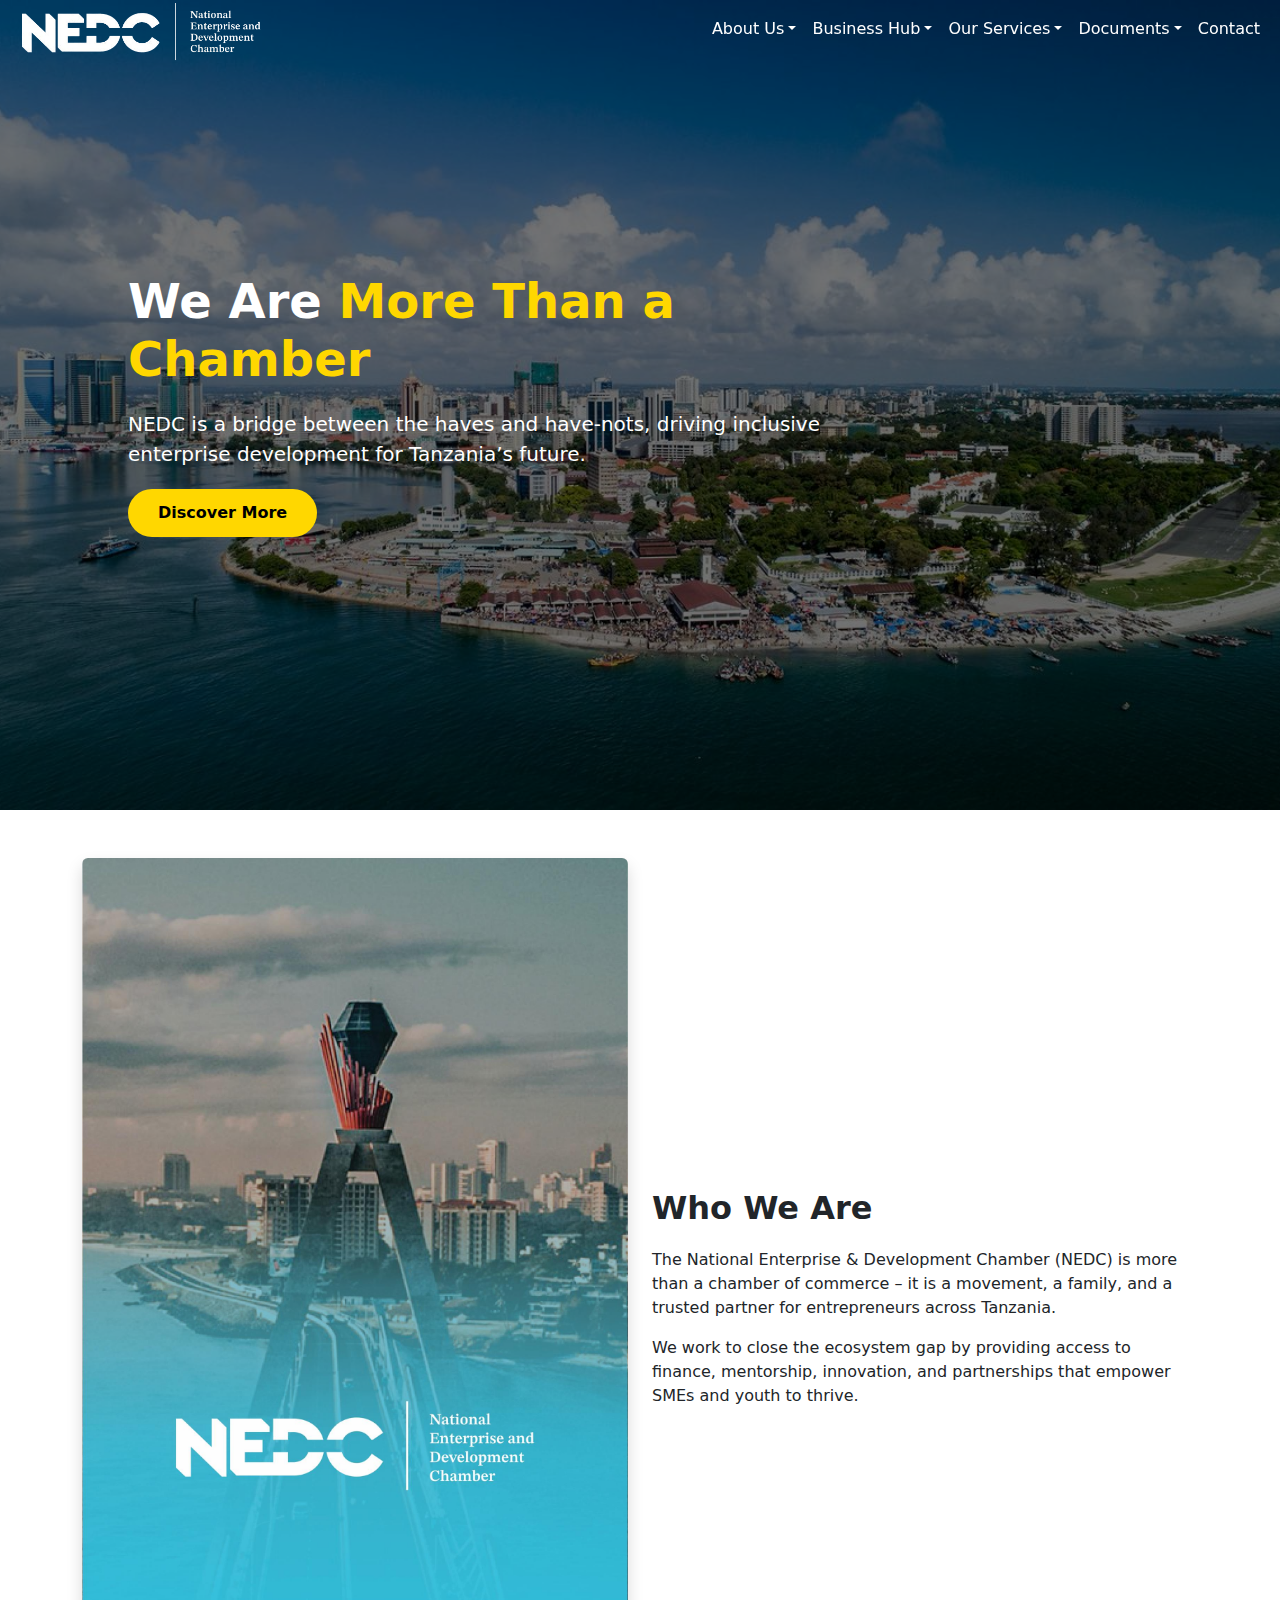
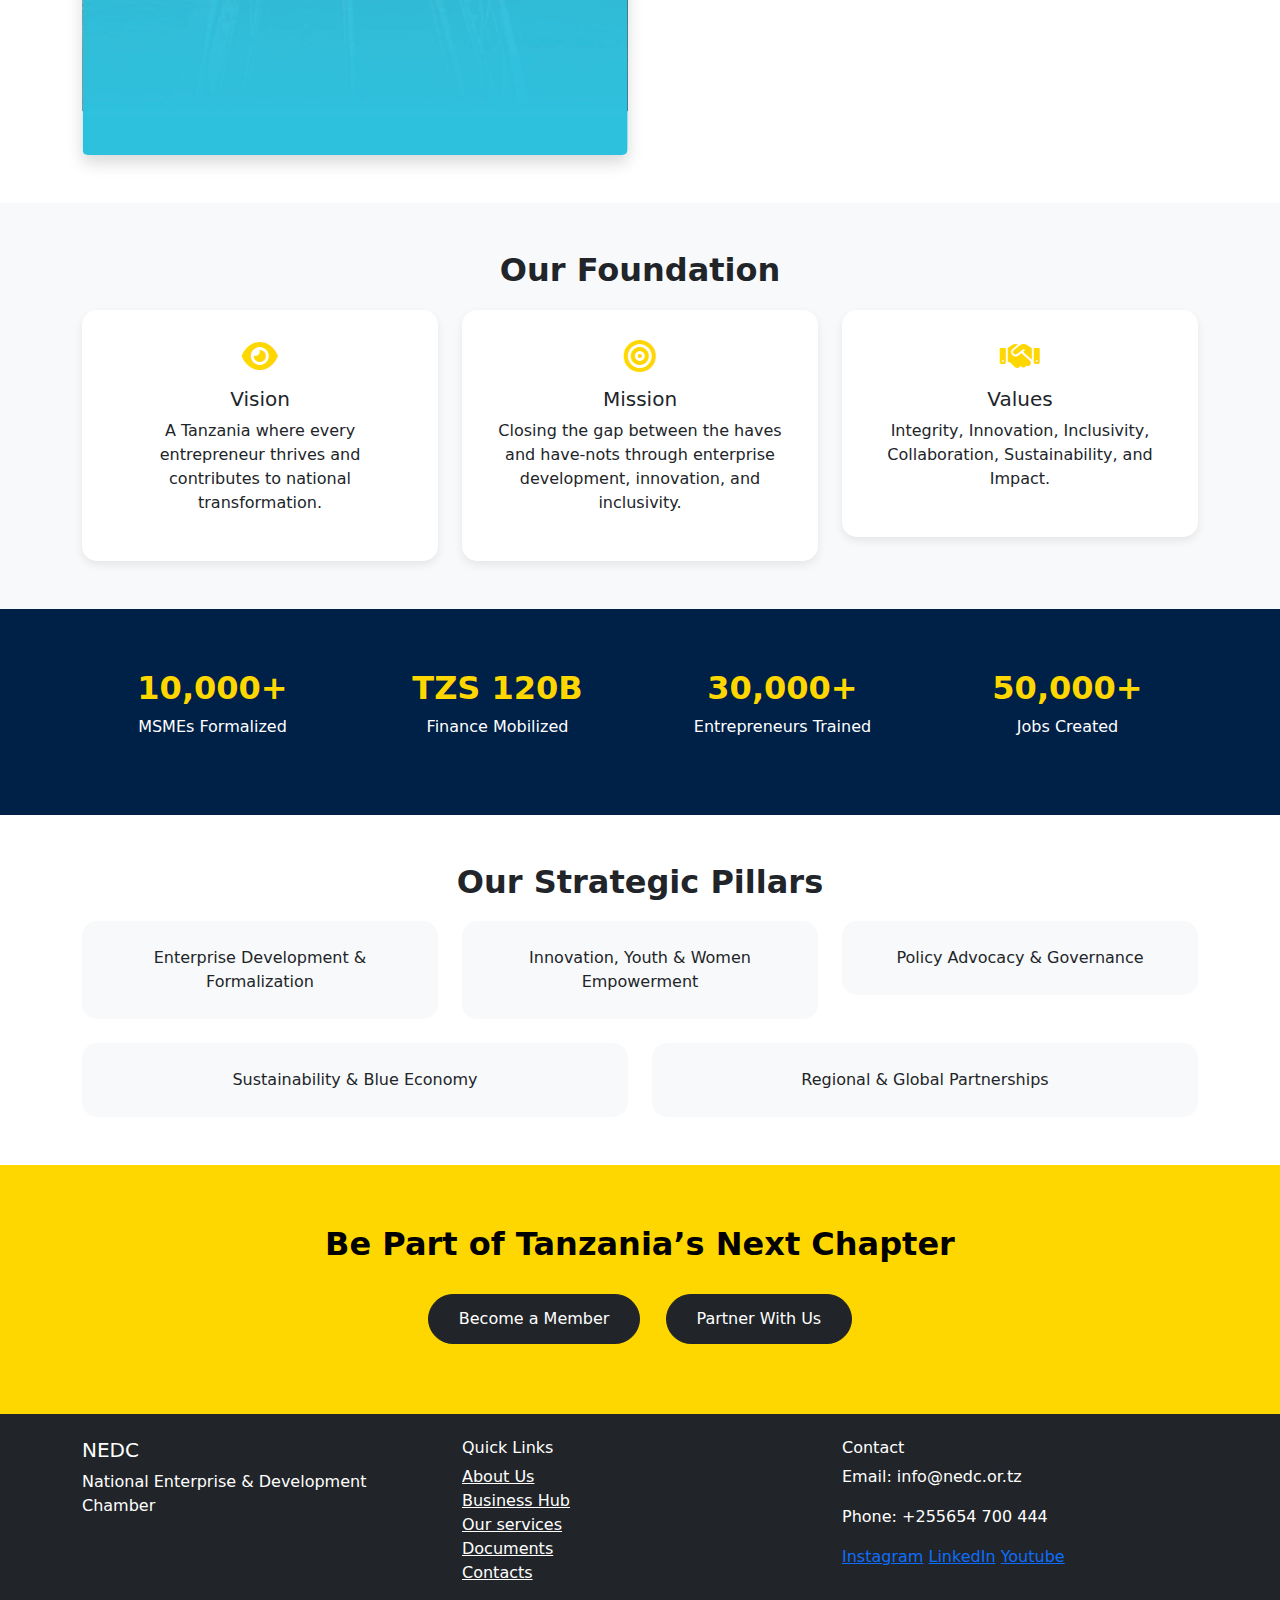
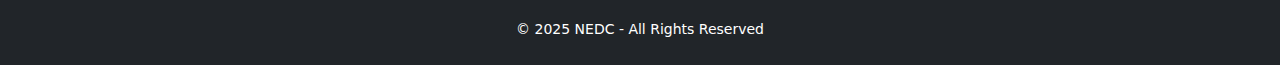
<file: new about.html>
<!DOCTYPE html>
<html lang="en">
<head>
  <meta charset="UTF-8">
  <meta name="viewport" content="width=device-width, initial-scale=1.0">
  <title>NEDC - Home</title>
  <link href="https://cdn.jsdelivr.net/npm/bootstrap@5.3.2/dist/css/bootstrap.min.css" rel="stylesheet">
  <link href="https://cdnjs.cloudflare.com/ajax/libs/font-awesome/6.4.0/css/all.min.css" rel="stylesheet">
 
  <style>
    /* Navbar */
    .navbar {
      transition: background-color 0.4s ease, color 0.4s ease, box-shadow 0.4s ease;
      background: transparent !important;
      position: absolute;
      width: 100%;
      z-index: 10;
   margin-top: 0.8px;

    }
    .navbar-brand {
  position: relative;
}

.logo {
  position: absolute;
  top: 50%;
  left: 0;
  transform: translateY(-50%);
  transition: opacity 0.3s ease;
 padding-top: 10px;
}

.logo-top {
  opacity: 1;
}

.logo-scroll {
  opacity: 0;
}

.navbar.scrolled .logo-top {
  opacity: 0;
}

.navbar.scrolled .logo-scroll {
  opacity: 1;
}
/* Navbar */
.navbar {
  position: fixed;
  width: 100%;
  z-index: 1000; /* High z-index so toggler is clickable */
  transition: background-color 0.4s ease, box-shadow 0.4s ease;
  background: transparent;
   
}

/* Logo container */
.navbar-brand {
  position: relative;
  display: flex;
  align-items: center;
  z-index: 10; /* Make sure logos are above navbar background but below toggler */
}

/* Logos stacked */
.logo {
  max-height: 80px;
  width: auto;
  transition: opacity 0.4s ease;
  pointer-events: none; /* Allow clicks to pass through */
 
}

/* Opacity swap on scroll */
.logo-top { opacity: 1; }
.logo-scroll { opacity: 0; }

.navbar.scrolled .logo-top { opacity: 0; }
.navbar.scrolled .logo-scroll { opacity: 1; }

/* Responsive adjustments */
@media (max-width: 768px) {
  .logo { max-height: 50px; }
}

    .navbar.scrolled {
      position: fixed;
      background: #fff !important;
      box-shadow: 0 2px 6px rgba(0,0,0,0.1);
    }
    .navbar .nav-link { color: white; transition: color 0.3s; }
    .navbar.scrolled .nav-link { color: black !important; }
    .navbar-brand img { height: 80px; }
    .navbar-toggler-icon { filter: invert(1); }
    .navbar.scrolled .navbar-toggler-icon { filter: invert(0); }

  /* Hero Section */
    .hero {
      position: relative;
      height: 90vh;
      background: url(Background2.jpg) center/cover no-repeat;
      display: flex;
      align-items: center;
      color: white;
    }
    .hero::after {
      content: "";
      position: absolute;
      top: 0; left: 0;
      width: 100%; height: 100%;
      background: rgba(0,0,0,0.55);
    }
    .hero-content {
      position: relative;
      z-index: 2;
      max-width: 800px;
      margin-left: 10%;
    }
    .hero h1 {
      font-size: 3rem;
      font-weight: 700;
    }
    .hero p {
      font-size: 1.25rem;
      margin: 20px 0;
    }
    .btn-hero {
      background: #FFD700;
      border: none;
      padding: 12px 30px;
      font-weight: 600;
      border-radius: 30px;
      color: #000;
      transition: 0.3s;
    }
    .btn-hero:hover {
      background: #e6c200;
    }

    /* Section Titles */
    .section-title {
      font-weight: 700;
      margin-bottom: 20px;
    }
    .highlight {
      color: #FFD700;
    }

    /* Vision, Mission, Values */
    .icon-card {
      background: #fff;
      border-radius: 15px;
      padding: 30px;
      box-shadow: 0 4px 10px rgba(0,0,0,0.08);
      transition: transform 0.3s ease;
    }
    .icon-card:hover {
      transform: translateY(-8px);
    }
    .icon-card i {
      font-size: 2rem;
      color: #FFD700;
      margin-bottom: 15px;
    }

    /* Strategic Pillars */
    .pillar-card {
      background: #f8f9fa;
      border-radius: 15px;
      padding: 25px;
      text-align: center;
      transition: 0.3s;
    }
    .pillar-card:hover {
      background: #FFD700;
      color: #000;
    }

    /* Stats Section */
    .stats {
      background: #002147;
      color: white;
      padding: 60px 0;
    }
    .stats h3 {
      font-size: 2rem;
      font-weight: bold;
      color: #FFD700;
    }

    /* Leadership */
    .leader-card {
      background: #fff;
      border-radius: 15px;
      text-align: center;
      padding: 20px;
      box-shadow: 0 4px 10px rgba(0,0,0,0.08);
      transition: 0.3s;
    }
    .leader-card img {
      border-radius: 50%;
      width: 120px;
      height: 120px;
      object-fit: cover;
      margin-bottom: 15px;
    }
    .leader-card:hover {
      transform: translateY(-8px);
    }

    /* CTA */
    .cta {
      background: #FFD700;
      color: #000;
      padding: 60px 20px;
      text-align: center;
    }
    .cta h2 {
      font-weight: bold;
      margin-bottom: 20px;
    }
    .cta .btn-dark {
      border-radius: 30px;
      padding: 12px 30px;
      margin: 10px;
    }
</style>








<body>
  <!-- Navbar -->
  <nav class="navbar navbar-expand-lg">
    <div class="container-fluid">
        <a class="navbar-brand navbar-dark fixed-top" href="#">
      <img src="nedc2-removebg-preview.png" alt="Logo Top" class="logo logo-top">
      <img src="nedc_lg-removebg-preview.png" alt="Logo Scroll" class="logo logo-scroll d-none">
    </a>
      
      <button class="navbar-toggler" type="button" data-bs-toggle="collapse" data-bs-target="#navmenu" aria-label="Toggle navigation">
        <span class="navbar-toggler-icon"></span>
      </button>

     
      <div class="collapse navbar-collapse" id="navmenu">
        <ul class="navbar-nav ms-auto">
          <li class="nav-item dropdown">
            <a class="nav-link dropdown-toggle" href="#" id="aboutDropdown" role="button" data-bs-toggle="dropdown" aria-expanded="false">  About Us</a>
            <ul class="dropdown-menu" aria-labelledby="aboutDropdown">
              <li><a class="dropdown-item" href="new about.html">Who We Are</a></li>
              <li><a class="dropdown-item" href="new board.html">Our Leadership</a></li>
              <li><a class="dropdown-item" href="Message.html">From Our Leaders</a></li>
              <!-- <li><a class="dropdown-item" href="#">Board Members</a></li>
              <li><a class="dropdown-item" href="#">Our Partners</a></li> -->
            </ul>
          </li>
          <li class="nav-item dropdown">
            <a class="nav-link dropdown-toggle" href="#" id="programsDropdown" role="button" data-bs-toggle="dropdown" aria-expanded="false">Business Hub</a>
            <ul class="dropdown-menu" aria-labelledby="programsDropdown">
            <li><a class="dropdown-item" href="membership.html">Become A Member</a></li>
              <li><a class="dropdown-item" href="COMING SOON.html">Membership Categories and Chairman</a></li>
            <li><a class="dropdown-item" href="new programs.html">Programs and Initiatives</a></li>
              <li><a class="dropdown-item" href="new programs.html">Innovation Labs</a></li>
              <li><a class="dropdown-item" href="new programs.html">Capacity Building</a></li>
            </ul>
          </li>
          <li class="nav-item dropdown">
            <a class="nav-link dropdown-toggle" href="#" id="membershipDropdown" role="button" data-bs-toggle="dropdown" aria-expanded="false">Our Services</a>
            <ul class="dropdown-menu" aria-labelledby="membershipDropdown">
              <li><a class="dropdown-item" href="COMING SOON.html">Services and Training</a></li>
              <li><a class="dropdown-item" href="COMING SOON.html">Member Benefits</a></li>
              <li><a class="dropdown-item" href="COMING SOON.html">Member Directory</a></li>
              <li><a class="dropdown-item" href="COMING SOON.html"></a></li>
              <li><a class="dropdown-item" href="COMING SOON.html">FAQs</a></li>
            </ul>
          </li>
          <li class="nav-item dropdown">
            <a class="nav-link dropdown-toggle" href="#" id="documentsDropdown" role="button" data-bs-toggle="dropdown" aria-expanded="false">Documents</a>
            <ul class="dropdown-menu" aria-labelledby="documentsDropdown">
              <li><a class="dropdown-item" href="documents.html">Reports</a></li>
              <li><a class="dropdown-item" href="documents.html">Policies</a></li>
              <li><a class="dropdown-item" href="documents.html">Guidelines</a></li>
              <li><a class="dropdown-item" href="documents.html">Templates</a></li>
              <li><a class="dropdown-item" href="documents.html">Forms</a></li>
            </ul>
          </li>
          <li class="nav-item"><a class="nav-link" href="#footer">Contact</a></li>
        </ul>
      </div>
    </div>
  </nav>

   <!-- Hero -->
  <section class="hero">
    <div class="hero-content">
      <h1>We Are <span class="highlight">More Than a Chamber</span></h1>
      <p>NEDC is a bridge between the haves and have-nots, driving inclusive enterprise development for Tanzania’s future.</p>
      <a href="#about" class="btn btn-hero">Discover More</a>
    </div>
  </section>

  <!-- About Section -->
  <section id="about" class="py-5">
    <div class="container">
      <div class="row align-items-center">
        <div class="col-md-6">
          <img src="Background.jpg" class="img-fluid rounded shadow" alt="About NEDC">
        </div>
        <div class="col-md-6">
          <h2 class="section-title">Who We Are</h2>
          <p>The National Enterprise & Development Chamber (NEDC) is more than a chamber of commerce – it is a movement, a family, and a trusted partner for entrepreneurs across Tanzania.</p>
          <p>We work to close the ecosystem gap by providing access to finance, mentorship, innovation, and partnerships that empower SMEs and youth to thrive.</p>
        </div>
      </div>
    </div>
  </section>

  <!-- Vision, Mission, Values -->
  <section class="py-5 bg-light">
    <div class="container">
      <h2 class="section-title text-center">Our Foundation</h2>
      <div class="row g-4">
        <div class="col-md-4">
          <div class="icon-card text-center">
            <i class="fas fa-eye"></i>
            <h5>Vision</h5>
            <p>A Tanzania where every entrepreneur thrives and contributes to national transformation.</p>
          </div>
        </div>
        <div class="col-md-4">
          <div class="icon-card text-center">
            <i class="fas fa-bullseye"></i>
            <h5>Mission</h5>
            <p>Closing the gap between the haves and have-nots through enterprise development, innovation, and inclusivity.</p>
          </div>
        </div>
        <div class="col-md-4">
          <div class="icon-card text-center">
            <i class="fas fa-handshake"></i>
            <h5>Values</h5>
            <p>Integrity, Innovation, Inclusivity, Collaboration, Sustainability, and Impact.</p>
          </div>
        </div>
      </div>
    </div>
  </section>
  <!-- Impact Stats -->
  <section class="stats text-center">
    <div class="container">
      <div class="row g-4">
        <div class="col-md-3"><h3>10,000+</h3><p>MSMEs Formalized</p></div>
        <div class="col-md-3"><h3>TZS 120B</h3><p>Finance Mobilized</p></div>
        <div class="col-md-3"><h3>30,000+</h3><p>Entrepreneurs Trained</p></div>
        <div class="col-md-3"><h3>50,000+</h3><p>Jobs Created</p></div>
      </div>
    </div>
  </section>
  <!-- Strategic Pillars -->
  <section class="py-5">
    <div class="container">
      <h2 class="section-title text-center">Our Strategic Pillars</h2>
      <div class="row g-4">
        <div class="col-md-4"><div class="pillar-card">Enterprise Development & Formalization</div></div>
        <div class="col-md-4"><div class="pillar-card">Innovation, Youth & Women Empowerment</div></div>
        <div class="col-md-4"><div class="pillar-card">Policy Advocacy & Governance</div></div>
        <div class="col-md-6"><div class="pillar-card">Sustainability & Blue Economy</div></div>
        <div class="col-md-6"><div class="pillar-card">Regional & Global Partnerships</div></div>
      </div>
    </div>
  </section>



  <!-- Partners 
  <section class="py-5 bg-light">
    <div class="container">
      <h2 class="section-title text-center"></h2>
      <div class="row g-4">
        <div class="col-md-4">
          <div class="leader-card">
            <img src="founde.jpg" alt="Founder">
            <h5>Jesse Madauda</h5>
            <p>Founder & Executive Director</p>
          </div>
        </div>
        <div class="col-md-4">
          <div class="leader-card">
            <img src="chairman.jpg" alt="Chairman">
            <h5>Benedict Ishabakaki</h5>
            <p>Chairman of the Board</p>
          </div>
        </div>
        <div class="col-md-4">
          <div class="leader-card">
            <img src="team.jpg" alt="Leadership">
            <h5>Board Members</h5>
            <p>Driving sustainable enterprise growth in Tanzania</p>
          </div>
        </div>
      </div>
    </div>
  </section>-->

  <!-- Call to Action -->
  <section class="cta">
    <h2>Be Part of Tanzania’s Next Chapter</h2>
    <a href="membership.html" class="btn btn-dark">Become a Member</a>
    <a href="contact.html" class="btn btn-dark">Partner With Us</a>
  </section>

<!-- Footer -->
  <footer class="bg-dark text-white py-4">
    <div class="container">
      <div class="row">
        <div class="col-md-4">
          <h5>NEDC</h5>
          <p>National Enterprise & Development Chamber</p>
        </div>
        <div class="col-md-4">
          <h6>Quick Links</h6>
          <ul class="list-unstyled">
  <li><a href="new about.html" class="text-white color-hover">About Us</a></li>
  <li><a href="new programs.html" class="text-white color-hover">Business Hub</a></li>
  <li><a href="COMING SOON.html" class="text-white color-hover">Our services</a></li>
  <li><a href="documents.html" class="text-white color-hover">Documents</a></li>
  <li><a href="#.html" class="text-white color-hover">Contacts</a></li>
  
</ul>

        </div>
        <div class="col-md-4">
          <h6>Contact</h6>
          <p class="text-white color-hover">Email: info@nedc.or.tz</p>
          <p class="text-white color-hover">Phone: +255654 700 444</p>
          <div class="social-icons mt-2">
            <a href="https://www.instagram.com/bongofursa/">Instagram<i class="text-white color-hover"></i></a>
            <a href="https://www.instagram.com/nedc_tanzania/">LinkedIn<i class="text-white color-hover"></i></a>
            <a href="https://www.youtube.com/channel/UCkaN4di1F2gxJ6fTbPFocAw">Youtube<i class="text-white color-hover"></i></a>
          </div>
        </div>
      </div>
      <div class="text-center mt-3">
        <small>© 2025 NEDC - All Rights Reserved</small>
      </div>
    </div>
  </footer>



  <script src="https://cdn.jsdelivr.net/npm/bootstrap@5.3.2/dist/js/bootstrap.bundle.min.js"></script>
 <script>
document.addEventListener("DOMContentLoaded", function () {
  const navbar = document.querySelector(".navbar");
  const navbarCollapse = document.getElementById("navmenu");
  const bsCollapse = bootstrap.Collapse.getOrCreateInstance(navbarCollapse, { toggle: false });

  /* --- NAVBAR SCROLL COLOR --- */
  function handleScroll() {
    navbar.classList.toggle("scrolled", window.scrollY > 50);
  }
  handleScroll();
  window.addEventListener("scroll", handleScroll);

  /* --- CLOSE MENU WHEN CLICKING OUTSIDE --- */
  document.addEventListener("click", function (e) {
    if (navbarCollapse.classList.contains("show") && !e.target.closest(".navbar")) {
      bsCollapse.hide();
    }
  });

  /* --- CLOSE MENU WHEN CLICKING A NAV LINK (except dropdown toggles) --- */
  document.querySelectorAll(".navbar-nav .nav-link").forEach(link => {
    link.addEventListener("click", function () {
      if (window.innerWidth < 992 && !this.classList.contains("dropdown-toggle")) {
        bsCollapse.hide();
      }
    });
  });

  /* --- DROPDOWN BEHAVIOR --- */
  const dropdowns = document.querySelectorAll(".navbar .dropdown");

  dropdowns.forEach(dropdown => {
    const toggle = dropdown.querySelector(".dropdown-toggle");
    const menu = dropdown.querySelector(".dropdown-menu");

    // Desktop hover behavior
    dropdown.addEventListener("mouseenter", function () {
      if (window.innerWidth >= 992) {
        const bsDropdown = bootstrap.Dropdown.getOrCreateInstance(toggle);
        bsDropdown.show();
      }
    });

    dropdown.addEventListener("mouseleave", function () {
      if (window.innerWidth >= 992) {
        const bsDropdown = bootstrap.Dropdown.getOrCreateInstance(toggle);
        bsDropdown.hide();
      }
    });

    // Prevent accidental collapse behavior on mobile
    toggle.addEventListener("click", function (e) {
      if (window.innerWidth < 992) {
        e.preventDefault();
        menu.classList.toggle("show");
      }
    });
  });

  /* --- RESET STATES ON WINDOW RESIZE --- */
  window.addEventListener("resize", function () {
    document.querySelectorAll(".dropdown-menu.show").forEach(m => m.classList.remove("show"));
    if (window.innerWidth >= 992 && navbarCollapse.classList.contains("show")) {
      bsCollapse.hide();
    }
  });
});
</script>
 <script>
  (function(){
    const navbar = document.querySelector('.navbar');
    const navbarCollapse = document.getElementById('navmenu');
    const collapseInstance = bootstrap.Collapse.getOrCreateInstance(navbarCollapse, {toggle:false});

    // Add/remove scrolled class
    function handleScroll(){ navbar.classList.toggle('scrolled', window.scrollY > 50); }
    window.addEventListener('scroll', handleScroll);
    handleScroll();

    // When a nav-link is clicked on mobile, only close the collapse if it's NOT a dropdown-toggle.
    document.querySelectorAll('.navbar-nav .nav-link').forEach(link => {
      link.addEventListener('click', function(e){
        if (window.innerWidth < 992) {
          // don't collapse the navbar when user clicks a dropdown toggle
          if (this.classList.contains('dropdown-toggle')) {
            return; // allow bootstrap's dropdown to open/close
          }
          // Otherwise (normal link), close the menu
          if (navbarCollapse.classList.contains('show')) collapseInstance.hide();
        }
      });
    });

    // Prevent clicks inside dropdown menus from bubbling up and accidentally closing things
    document.querySelectorAll('.navbar .dropdown-menu').forEach(menu => {
      menu.addEventListener('click', function(e){ e.stopPropagation(); });
    });

    // Close open dropdowns when clicking outside the navbar
    document.addEventListener('click', function(e){
      if (!e.target.closest('.navbar')) {
        document.querySelectorAll('.navbar .dropdown-menu.show').forEach(menu => menu.classList.remove('show'));
      }
    });

    // If user resizes to desktop, reset mobile states
    window.addEventListener('resize', function(){
      if (window.innerWidth >= 992) {
        document.querySelectorAll('.navbar .dropdown-menu.show').forEach(menu => menu.classList.remove('show'));
        if (navbarCollapse.classList.contains('show')) collapseInstance.hide();
      }
    });

  })();
  </script>
<script>
document.addEventListener("click", function (e) {
  const navbarCollapse = document.getElementById("navmenu");
  const collapseInstance = bootstrap.Collapse.getOrCreateInstance(navbarCollapse, { toggle: false });

  // if navbar is open AND click is outside the navbar → close it
  if (
    navbarCollapse.classList.contains("show") &&
    !e.target.closest(".navbar")
  ) {
    collapseInstance.hide();
  }
});
</script>

</body>
</html>
</file>
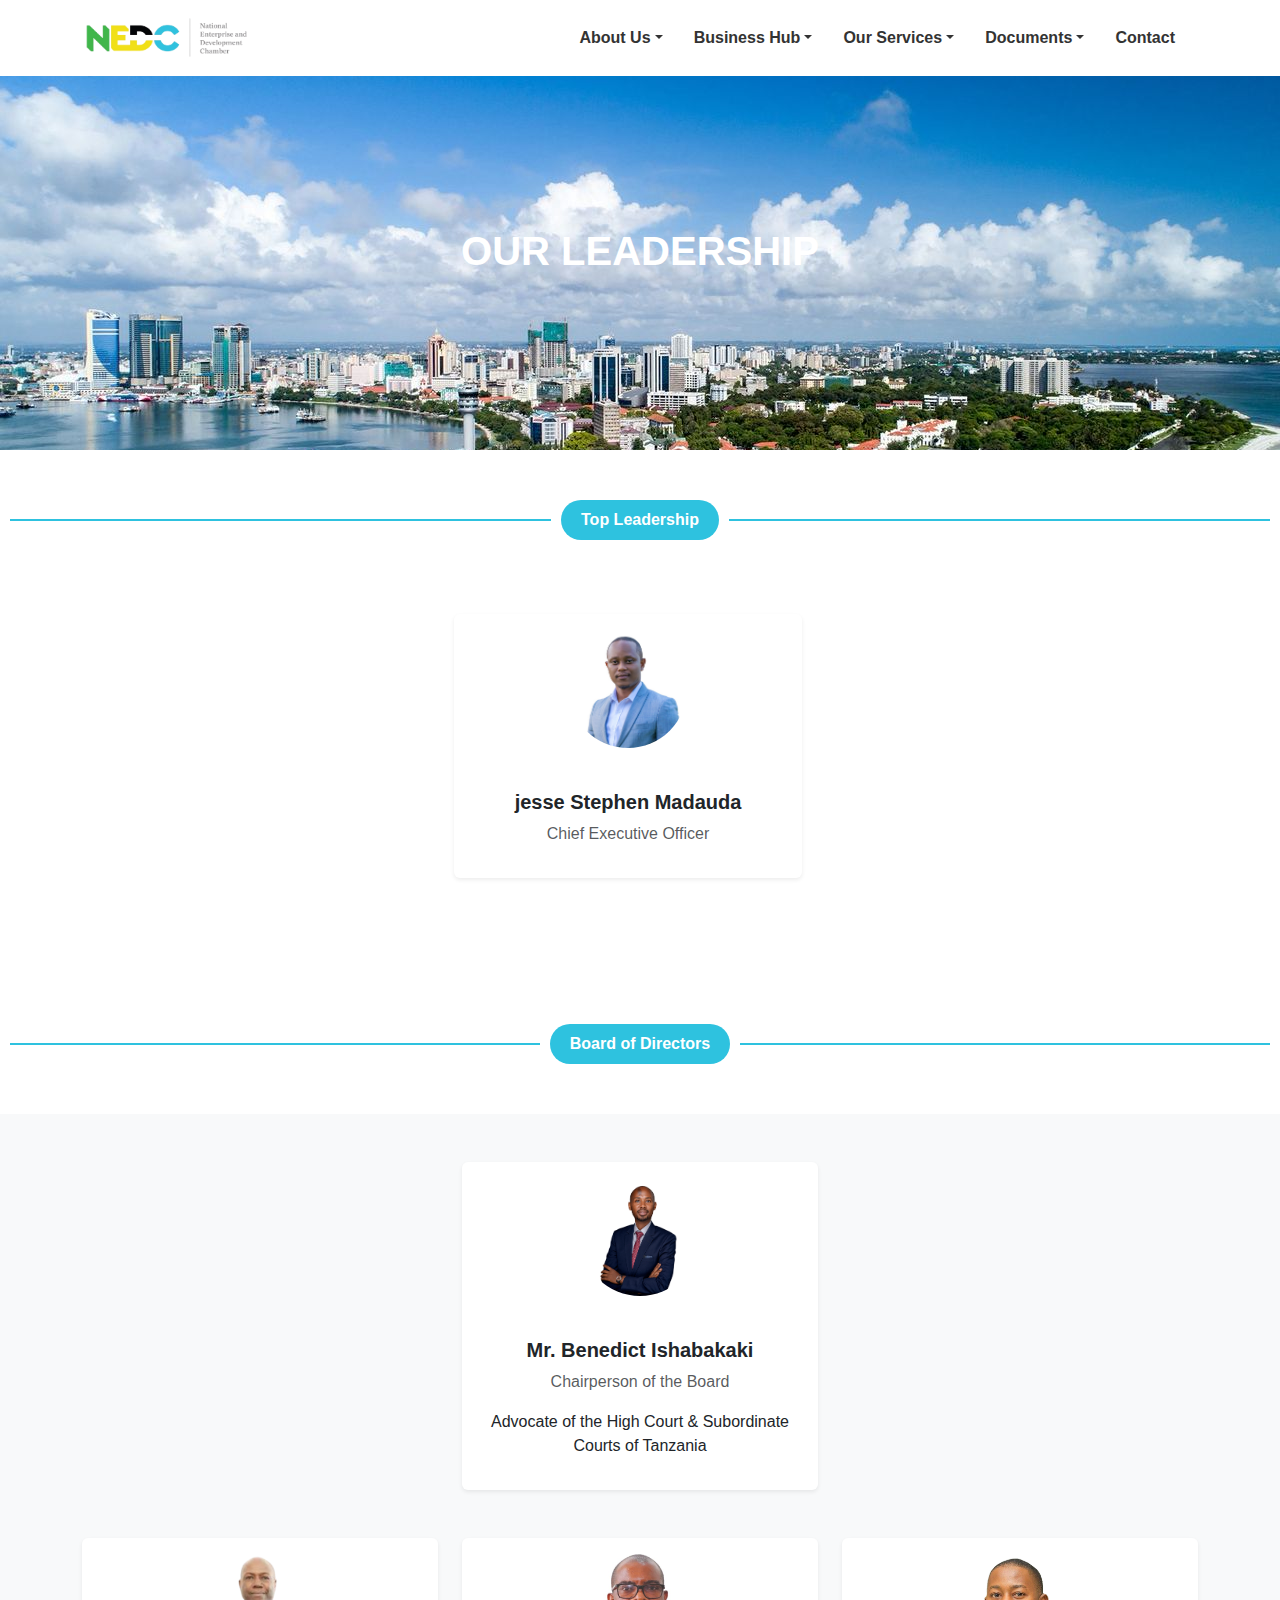
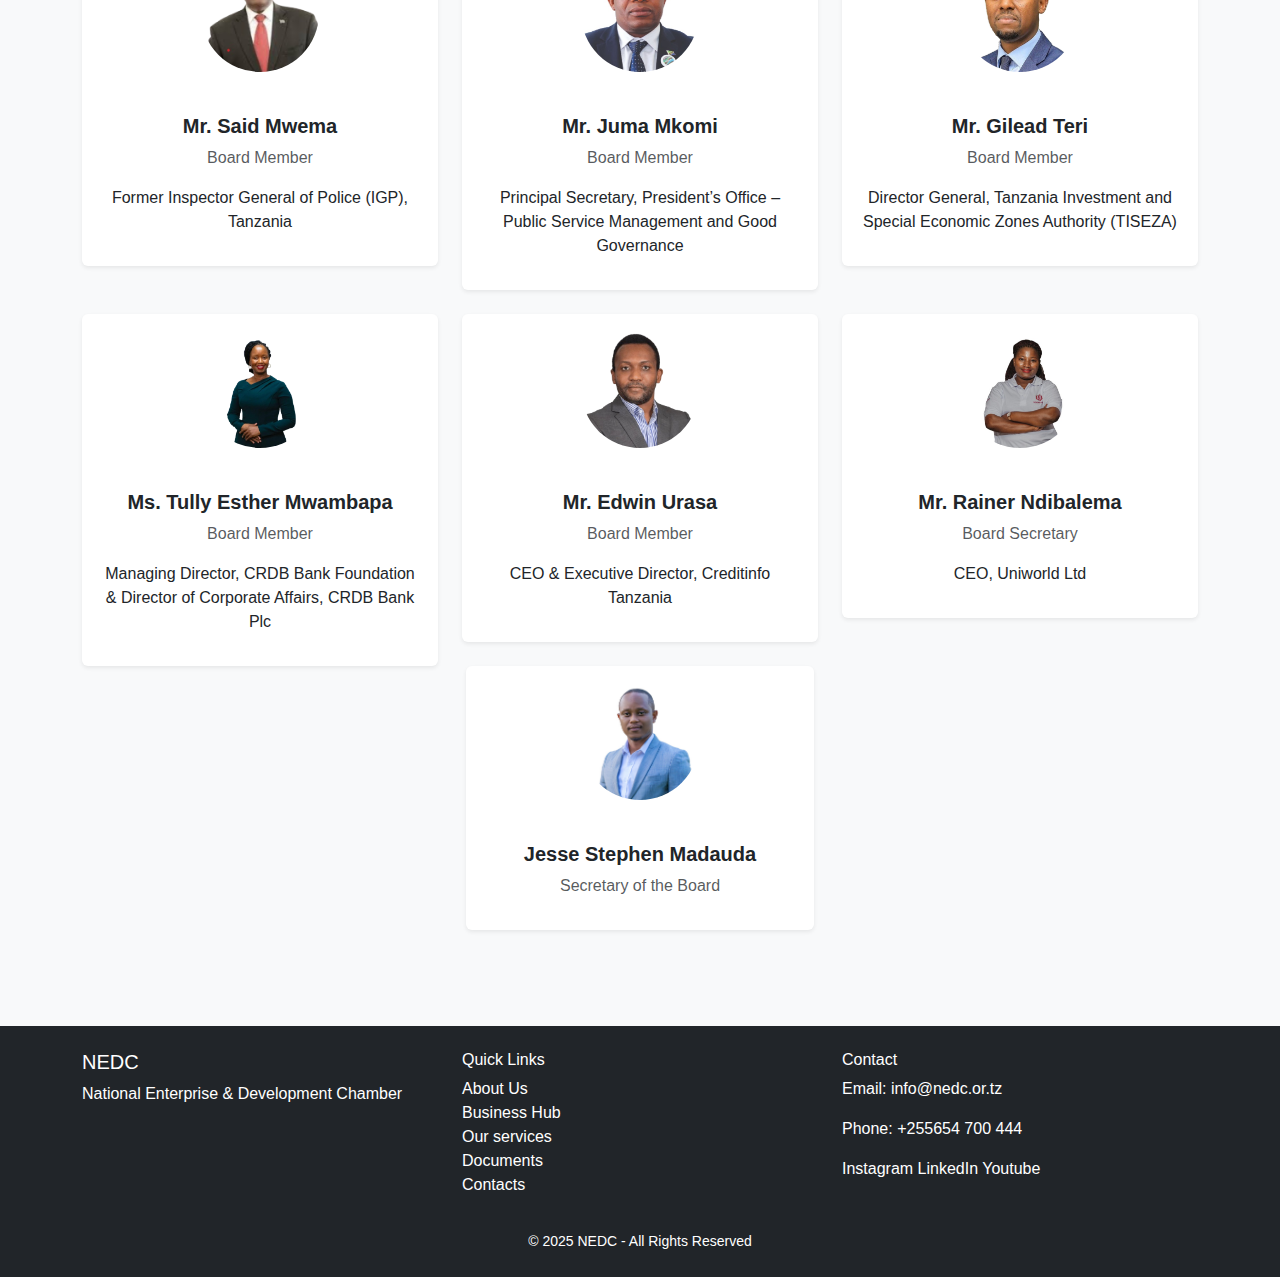
<file: new board.html>
<!DOCTYPE html>
<html lang="en">
<head>
  <meta charset="UTF-8">
  <meta name="viewport" content="width=device-width, initial-scale=1.0">
  <title>Board - NEDC</title>

  <!-- Bootstrap CSS -->
  <link href="https://cdn.jsdelivr.net/npm/bootstrap@5.3.2/dist/css/bootstrap.min.css" rel="stylesheet">

  <!-- Font Awesome -->
  <link href="https://cdnjs.cloudflare.com/ajax/libs/font-awesome/6.4.0/css/all.min.css" rel="stylesheet">

  <!-- Cera Pro Alternative (Nunito Sans for web) -->
  <link href="https://fonts.googleapis.com/css2?family=Nunito+Sans:wght@400;600;700;800&display=swap" rel="stylesheet">

 <style>
    body {
      font-family: 'Poppins', sans-serif;
    }
  .hero h1 {
      color: #fff;
      padding: 20px 40px; border-radius: 12px;
      font-weight: 800; text-transform: uppercase;
      margin-top: 60px;
    }
    /* Navbar */
       /* Navbar */
    .navbar {
      background: white;
      transition: background-color 0.3s, box-shadow 0.3s;
    }
    .navbar .nav-link {
      font-weight: 600;
      color: #333;
      margin-right: 15px;
    }
    .navbar .nav-link:hover {
      color: #2EC2DF;
    }
    .dropdown-menu {
      border-radius: 0.5rem;
      border: none;
      box-shadow: 0px 4px 10px rgba(0,0,0,0.1);
    }
    .dropdown-item:hover {
      background-color: #2EC2DF;
      color: white;
    }
    .navbar .dropdown-item:hover {
      background-color: #2EC2DF;
      color: #fff;
    }
    .navbar.scrolled {
      background: white !important;
      box-shadow: 0px 4px 10px rgba(0,0,0,0.1);
    }
    .navbar.scrolled .nav-link {
      color: #333 !important;
    }
    .navbar-brand img {
      height: 50px;
    }

    /* Hero Section (No BG image, just box) */
    .hero {
  display: flex;
  justify-content: center;
  align-items: center;
  height: 50vh;
  background: url(Background2.jpg) ; /* teal brand color */
}
.hero-box {
  background: rgba(0,0,0,0.7); /* dark overlay box */
  color: white;
  padding: 20px 40px;
  border-radius: 12px;
  font-size: 2rem;
  font-weight: 700;
  text-transform: uppercase;
}


    /* Leadership Cards */
    .leader-img {
      width: 150px;
      height: 150px;
      object-fit: cover;
      margin: 0 auto;
    }
    .about-card {
      border: none;
      transition: transform 0.3s;
    }
    .about-card:hover {
      transform: translateY(-5px);
    }
    .about-card h5 {
      font-weight: 600;
      margin-top: 10px;
    }

    /* Section Separator */
    .section-separator {
      display: flex;
      align-items: center;
      justify-content: center;
      margin: 50px 0;
      position: relative;
    }
    .section-separator span {
      background: #2EC2DF;
      color: white;
      padding: 8px 20px;
      font-weight: 600;
      border-radius: 30px;
      z-index: 1;
    }
    .section-separator::before,
    .section-separator::after {
      content: "";
      flex: 1;
      border-bottom: 2px solid #2EC2DF;
      margin: 0 10px;
    }

/* Chairman image larger */
.leader-img.chairman {
  max-width: 250px;
  transition: transform 0.5s ease;
}

/* Zoom-out hover for other members */
.zoom-img {
  max-width: 150px;
  transition: transform 0.5s ease, box-shadow 0.3s ease;
}

.zoom-img:hover {
  transform: scale(1.1);
  box-shadow: 0 10px 20px rgba(0,0,0,0.2);
}

/* Center chairman row */
#board .row.justify-content-center {
  text-align: center;
}
.leader-img.ceo {
  max-width: 220px;
  transition: transform 0.5s ease;
}

/* Other members zoom-in animation */
.zoom-img {
  max-width: 150px;
  transition: transform 0.5s ease, box-shadow 0.3s ease;
}

.zoom-img:hover {
  transform: scale(1.1);
  box-shadow: 0 10px 20px rgba(0,0,0,0.2);
}

/* Scroll-triggered fade-in animation */
.fade-in {
  opacity: 0;
  transform: scale(0.9);
  transition: opacity 0.8s ease, transform 0.8s ease;
}

.fade-in.show {
  opacity: 1;
  transform: scale(1);
}

    /* Footer */
    footer {
      background: #111;
      color: #ddd;
      padding: 40px 0;
    }
    footer a {
      color: #fff;
      text-decoration: none;
    }
    footer a:hover {
      color: #2EC2DF;
    }
  </style>
</head>
<body>

  <!-- Navbar -->
  <nav class="navbar navbar-expand-lg fixed-top">
    <div class="container">
      <a class="navbar-brand" href="index.html">
        <img src="nedc_lg-removebg-preview.png" alt="NEDC Logo">
      </a>
      <button class="navbar-toggler" type="button" data-bs-toggle="collapse" data-bs-target="#navmenu">
        <span class="navbar-toggler-icon"></span>
      </button>
    
      <div class="collapse navbar-collapse" id="navmenu">
        <ul class="navbar-nav ms-auto">
          <li class="nav-item dropdown">
            <a class="nav-link dropdown-toggle" href="#" id="aboutDropdown" role="button" data-bs-toggle="dropdown" aria-expanded="false">  About Us</a>
            <ul class="dropdown-menu" aria-labelledby="aboutDropdown">
              <li><a class="dropdown-item" href="new about.html">Who We Are</a></li>
              <li><a class="dropdown-item" href="new board.html">Our Leadership</a></li>
              <li><a class="dropdown-item" href="Message.html">From Our Leaders</a></li>
              <!-- <li><a class="dropdown-item" href="#">Board Members</a></li>
              <li><a class="dropdown-item" href="#">Our Partners</a></li> -->
            </ul>
          </li>
          <li class="nav-item dropdown">
            <a class="nav-link dropdown-toggle" href="#" id="programsDropdown" role="button" data-bs-toggle="dropdown" aria-expanded="false">Business Hub</a>
            <ul class="dropdown-menu" aria-labelledby="programsDropdown">
            <li><a class="dropdown-item" href="membership.html">Become A Member</a></li>
              <li><a class="dropdown-item" href="COMING SOON.html">Membership Categories and Chairman</a></li>
            <li><a class="dropdown-item" href="new programs.html">Programs and Initiatives</a></li>
              <li><a class="dropdown-item" href="new programs.html">Innovation Labs</a></li>
              <li><a class="dropdown-item" href="new programs.html">Capacity Building</a></li>
            </ul>
          </li>
          <li class="nav-item dropdown">
            <a class="nav-link dropdown-toggle" href="#" id="membershipDropdown" role="button" data-bs-toggle="dropdown" aria-expanded="false">Our Services</a>
            <ul class="dropdown-menu" aria-labelledby="membershipDropdown">
              <li><a class="dropdown-item" href="COMING SOON.html">Services and Training</a></li>
              <li><a class="dropdown-item" href="COMING SOON.html">Member Benefits</a></li>
              <li><a class="dropdown-item" href="COMING SOON.html">Member Directory</a></li>
              <li><a class="dropdown-item" href="COMING SOON.html"></a></li>
              <li><a class="dropdown-item" href="COMING SOON.html">FAQs</a></li>
            </ul>
          </li>
          <li class="nav-item dropdown">
            <a class="nav-link dropdown-toggle" href="#" id="documentsDropdown" role="button" data-bs-toggle="dropdown" aria-expanded="false">Documents</a>
            <ul class="dropdown-menu" aria-labelledby="documentsDropdown">
              <li><a class="dropdown-item" href="documents.html">Reports</a></li>
              <li><a class="dropdown-item" href="documents.html">Policies</a></li>
              <li><a class="dropdown-item" href="documents.html">Guidelines</a></li>
              <li><a class="dropdown-item" href="documents.html">Templates</a></li>
              <li><a class="dropdown-item" href="documents.html">Forms</a></li>
            </ul>
          </li>
          <li class="nav-item"><a class="nav-link" href="#footer">Contact</a></li>
        </ul>
      </div>
    </div>
  </nav>

  <!-- Hero -->
  <section class="hero">
   
     <h1 class="H1-adjust">OUR LEADERSHIP</h1> 
    </div>
  </section>

  <!-- Leadership Section -->
   <div class="section-separator">
    <span>Top Leadership</span>
  </div>
  <section class="py-5">
    <div class="container">
  
      <div class="row g-4">

        <!-- Leaders -->
          <!-- CEO centered -->
    <div class="row justify-content-center mb-5">
      <div class="col-md-4 text-center">
        <div class="card border-0 shadow-sm about-card">
          <img src="ceo.jpg" alt="John Doe" class="card-img-top rounded-circle p-3 leader-img ceo">
          <div class="card-body">
            <h5 class="fw-bold">jesse Stephen Madauda</h5>
            <p class="text-muted">Chief Executive Officer</p>
           <!-- <p>“NEDC is more than an institution; it is a movement to transform Tanzania’s entrepreneurial landscape.”</p> -->
          </div>
        </div>
      </div>
    </div>
<!--
        <div class="col-md-4">
          <div class="card text-center about-card">
            <img src="director1.jpg" alt="Director" class="leader-img p-3">
            <div class="card-body">
              <h5>Jane Smith</h5>
              <p class="text-muted">Director of Programs</p>
              <p>“Empowering youth and women through innovation and enterprise.”</p>
            </div>
          </div>
        </div>

        <div class="col-md-4">
          <div class="card text-center about-card">
            <img src="director2.jpg" alt="Director" class="leader-img p-3">
            <div class="card-body">
              <h5>Michael Brown</h5>
              <p class="text-muted">Director of Finance</p>
              <p>“Creating sustainable economic impact through smart finance.”</p>
            </div>
          </div>
        </div>

        <div class="col-md-4">
          <div class="card text-center about-card">
            <img src="director3.jpg" alt="Director" class="leader-img p-3">
            <div class="card-body">
              <h5>Sarah Lee</h5>
              <p class="text-muted">Director of Innovation</p>
              <p>“We bridge technology with enterprise for growth.”</p>
            </div>
          </div>
        </div>

        <div class="col-md-4">
          <div class="card text-center about-card">
            <img src="director4.jpg" alt="Director" class="leader-img p-3">
            <div class="card-body">
              <h5>David Kim</h5>
              <p class="text-muted">Director of Strategy</p>
              <p>“Strategic partnerships drive long-term change.”</p>
            </div>
          </div>
        </div>

        <div class="col-md-4">
          <div class="card text-center about-card">
            <img src="director5.jpg" alt="Director" class="leader-img p-3">
            <div class="card-body">
              <h5>Linda Green</h5>
              <p class="text-muted">Director of Capacity Building</p>
              <p>“Investing in people ensures a resilient future.”</p>
            </div>
          </div>
        </div>-->

      </div>
    </div>
  </section>

  <!-- Separator -->
  <div class="section-separator">
    <span>Board of Directors</span>
  </div>

  <!-- Board of Directors Section -->
  <!-- Board of Directors Section -->
<section id="board" class="py-5 fade-section bg-light">
  <div class="container">
    <!-- Chairman on top, centered -->
    <div class="row justify-content-center mb-5">
      <div class="col-md-4 text-center">
        <div class="card border-0 shadow-sm about-card">
          <img src="chairman.png" alt="Benedict Ishabakaki" class="card-img-top rounded-circle p-3 leader-img chairman">
          <div class="card-body">
            <h5 class="fw-bold">Mr. Benedict Ishabakaki</h5>
            <p class="text-muted">Chairperson of the Board</p>
            <p>Advocate of the High Court & Subordinate Courts of Tanzania</p>
          </div>
        </div>
      </div>
    </div>

    <!-- Other Board Members -->
    <div class="row g-4 justify-content-center">
      <!-- Member 1 -->
      <div class="col-md-4">
        <div class="card border-0 shadow-sm about-card">
          <img src="mwema.png" alt="Said Mwema" class="card-img-top rounded-circle p-3 leader-img zoom-img">
          <div class="card-body">
            <h5 class="fw-bold">Mr. Said Mwema</h5>
            <p class="text-muted">Board Member</p>
            <p>Former Inspector General of Police (IGP), Tanzania</p>
          </div>
        </div>
      </div>

      <!-- Member 2 -->
      <div class="col-md-4">
        <div class="card border-0 shadow-sm about-card">
          <img src="juma.jpg" alt="Juma Mkomi" class="card-img-top rounded-circle p-3 leader-img zoom-img">
          <div class="card-body">
            <h5 class="fw-bold">Mr. Juma Mkomi</h5>
            <p class="text-muted">Board Member</p>
            <p>Principal Secretary, President’s Office – Public Service Management and Good Governance</p>
          </div>
        </div>
      </div>

      <!-- Member 3 -->
      <div class="col-md-4">
        <div class="card border-0 shadow-sm about-card">
          <img src="terri.JPG" alt="Gilead Teri" class="card-img-top rounded-circle p-3 leader-img zoom-img">
          <div class="card-body">
            <h5 class="fw-bold">Mr. Gilead Teri</h5>
            <p class="text-muted">Board Member</p>
            <p>Director General, Tanzania Investment and Special Economic Zones Authority (TISEZA)</p>
          </div>
        </div>
      </div>

      <!-- Member 4 -->
      <div class="col-md-4">
        <div class="card border-0 shadow-sm about-card">
          <img src="tully.png" alt="Tully Esther Mwambapa" class="card-img-top rounded-circle p-3 leader-img zoom-img">
          <div class="card-body">
            <h5 class="fw-bold">Ms. Tully Esther Mwambapa</h5>
            <p class="text-muted">Board Member</p>
            <p>Managing Director, CRDB Bank Foundation & Director of Corporate Affairs, CRDB Bank Plc</p>
          </div>
        </div>
      </div>

      <!-- Member 5 -->
      <div class="col-md-4">
        <div class="card border-0 shadow-sm about-card">
          <img src="edwin.png" alt="Edwin Urasa" class="card-img-top rounded-circle p-3 leader-img zoom-img">
          <div class="card-body">
            <h5 class="fw-bold">Mr. Edwin Urasa</h5>
            <p class="text-muted">Board Member</p>
            <p>CEO & Executive Director, Creditinfo Tanzania</p>
          </div>
        </div>
      </div>

      <!-- Member 6 -->
      <div class="col-md-4">
        <div class="card border-0 shadow-sm about-card">
          <img src="rainer.jpg" alt="Rainer Ndibalema" class="card-img-top rounded-circle p-3 leader-img zoom-img">
          <div class="card-body">
            <h5 class="fw-bold">Mr. Rainer Ndibalema</h5>
            <p class="text-muted">Board Secretary</p>
            <p>CEO, Uniworld Ltd</p>
          </div>
        </div>
      </div>
   <div class="row justify-content-center mb-5">
      <div class="col-md-4 text-center">
        <div class="card border-0 shadow-sm about-card">
          <img src="ceo.jpg" alt="John Doe" class="card-img-top rounded-circle p-3 leader-img ceo">
          <div class="card-body">
            <h5 class="fw-bold">Jesse Stephen Madauda</h5>
            <p class="text-muted">Secretary of the Board</p>
          </div>
        </div>
      </div>
    </div>
      <!-- Member 7 
      <div class="col-md-4">
        <div class="card border-0 shadow-sm about-card">
          <img src="member7.jpg" alt="Member 7" class="card-img-top rounded-circle p-3 leader-img zoom-img">
          <div class="card-body">
            <h5 class="fw-bold">Member Name 7</h5>
            <p class="text-muted">Board Member</p>
            <p>Position / Description</p>
          </div>
        </div>
      </div>-->

      <!-- Continue adding remaining members in same structure -->
    </div>
  </div>
</section>

  <!-- Footer -->
 <!-- Footer -->
  <footer class="bg-dark text-white py-4">
    <div class="container">
      <div class="row">
        <div class="col-md-4">
          <h5>NEDC</h5>
          <p>National Enterprise & Development Chamber</p>
        </div>
        <div class="col-md-4">
          <h6>Quick Links</h6>
          <ul class="list-unstyled">
  <li><a href="new board.html" class="text-white color-hover">About Us</a></li>
  <li><a href="COMING SOON.html" class="text-white color-hover">Business Hub</a></li>
  <li><a href="COMING SOON.html" class="text-white color-hover">Our services</a></li>
  <li><a href="COMING SOON.html" class="text-white color-hover">Documents</a></li>
  <li><a href="COMING SOON.html" class="text-white color-hover">Contacts</a></li>
  
</ul>

        </div>
        <div class="col-md-4">
          <h6>Contact</h6>
          <p class="text-white color-hover">Email: info@nedc.or.tz</p>
          <p class="text-white color-hover">Phone: +255654 700 444</p>
          <div class="social-icons mt-2">
            <a href="https://www.instagram.com/bongofursa/">Instagram<i class="text-white color-hover"></i></a>
            <a href="https://www.instagram.com/nedc_tanzania/">LinkedIn<i class="text-white color-hover"></i></a>
            <a href="https://www.youtube.com/channel/UCkaN4di1F2gxJ6fTbPFocAw">Youtube<i class="text-white color-hover"></i></a>
          </div>
        </div>
      </div>
      <div class="text-center mt-3">
        <small>© 2025 NEDC - All Rights Reserved</small>
      </div>
    </div>
  </footer>


  <!-- JS -->
  <script src="https://cdn.jsdelivr.net/npm/bootstrap@5.3.2/dist/js/bootstrap.bundle.min.js"></script>
<script>
// Intersection Observer for fade-in effect
const observer = new IntersectionObserver(entries => {
  entries.forEach(entry => {
    if(entry.isIntersecting){
      entry.target.classList.add('show');
      observer.unobserve(entry.target);
    }
  });
}, { threshold: 0.2 });

document.querySelectorAll('.fade-in').forEach(el => observer.observe(el));
</script>
</body>

</html>
</file>
